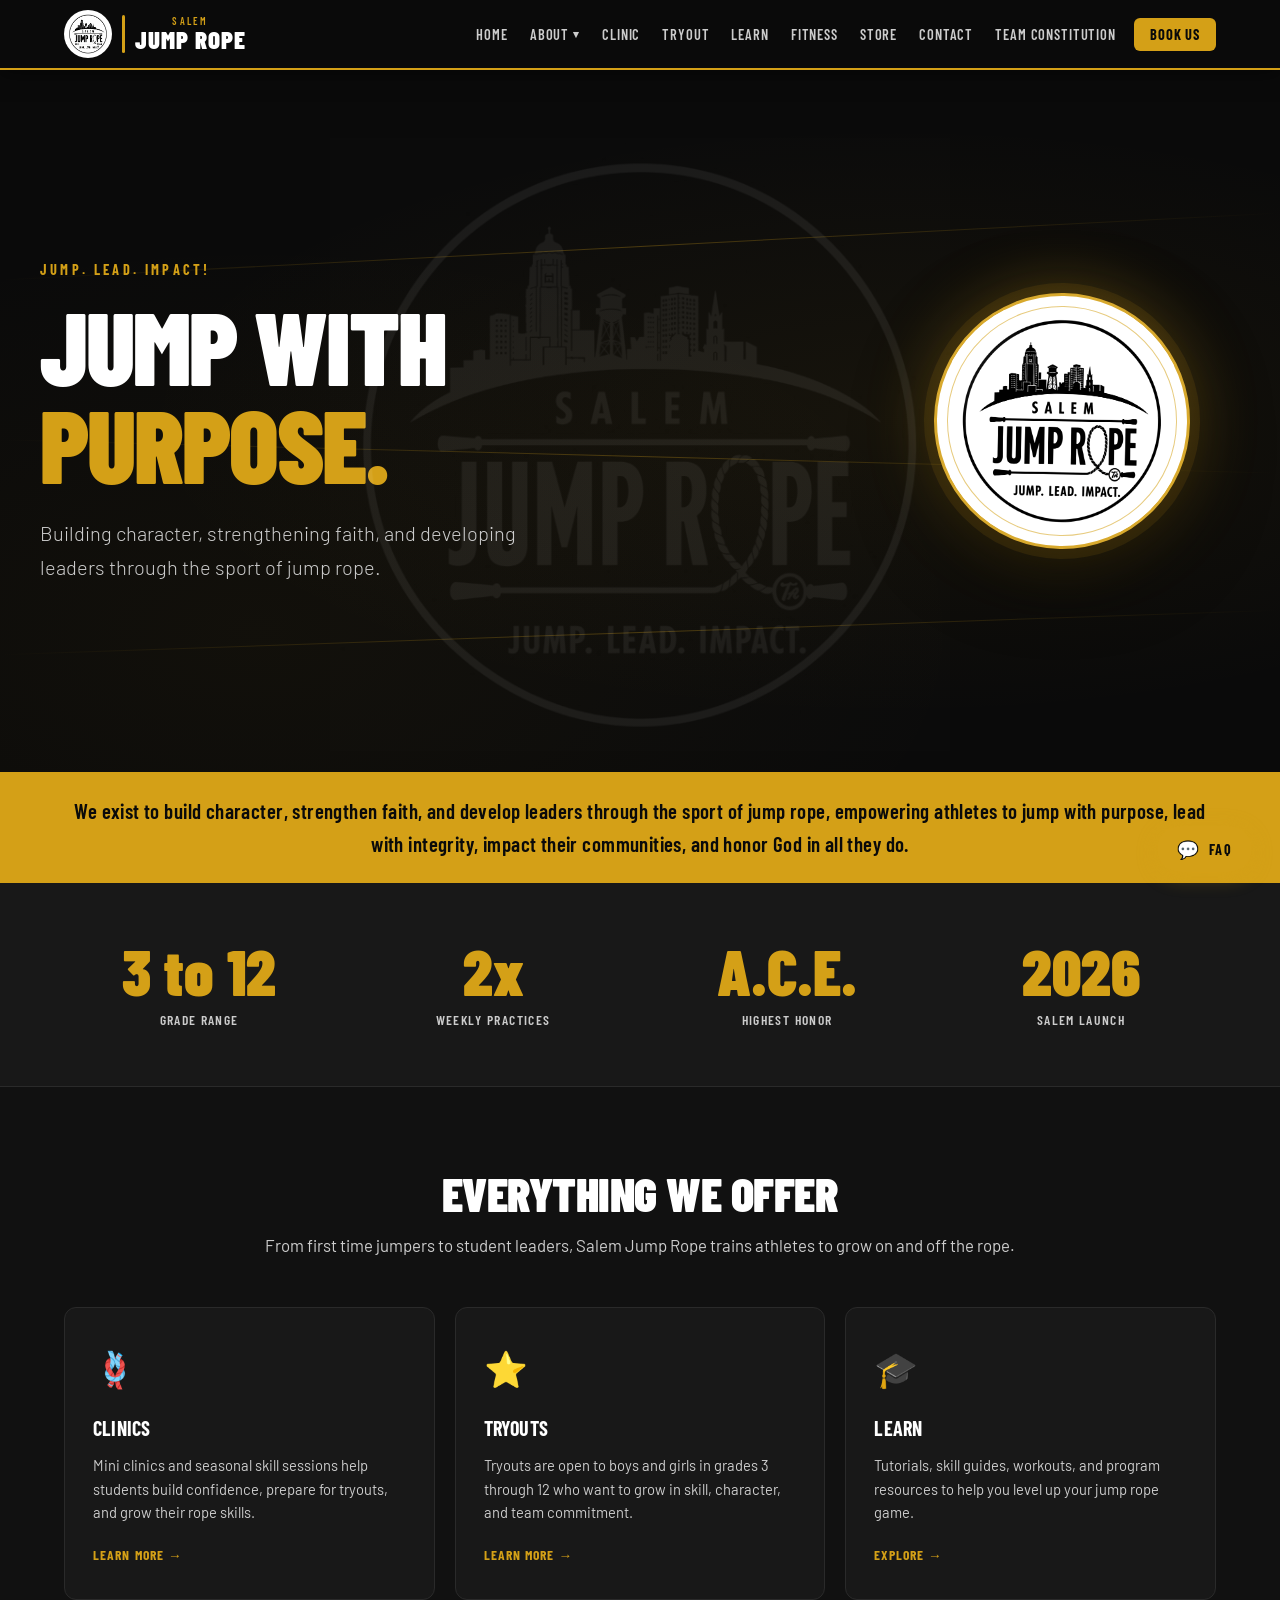
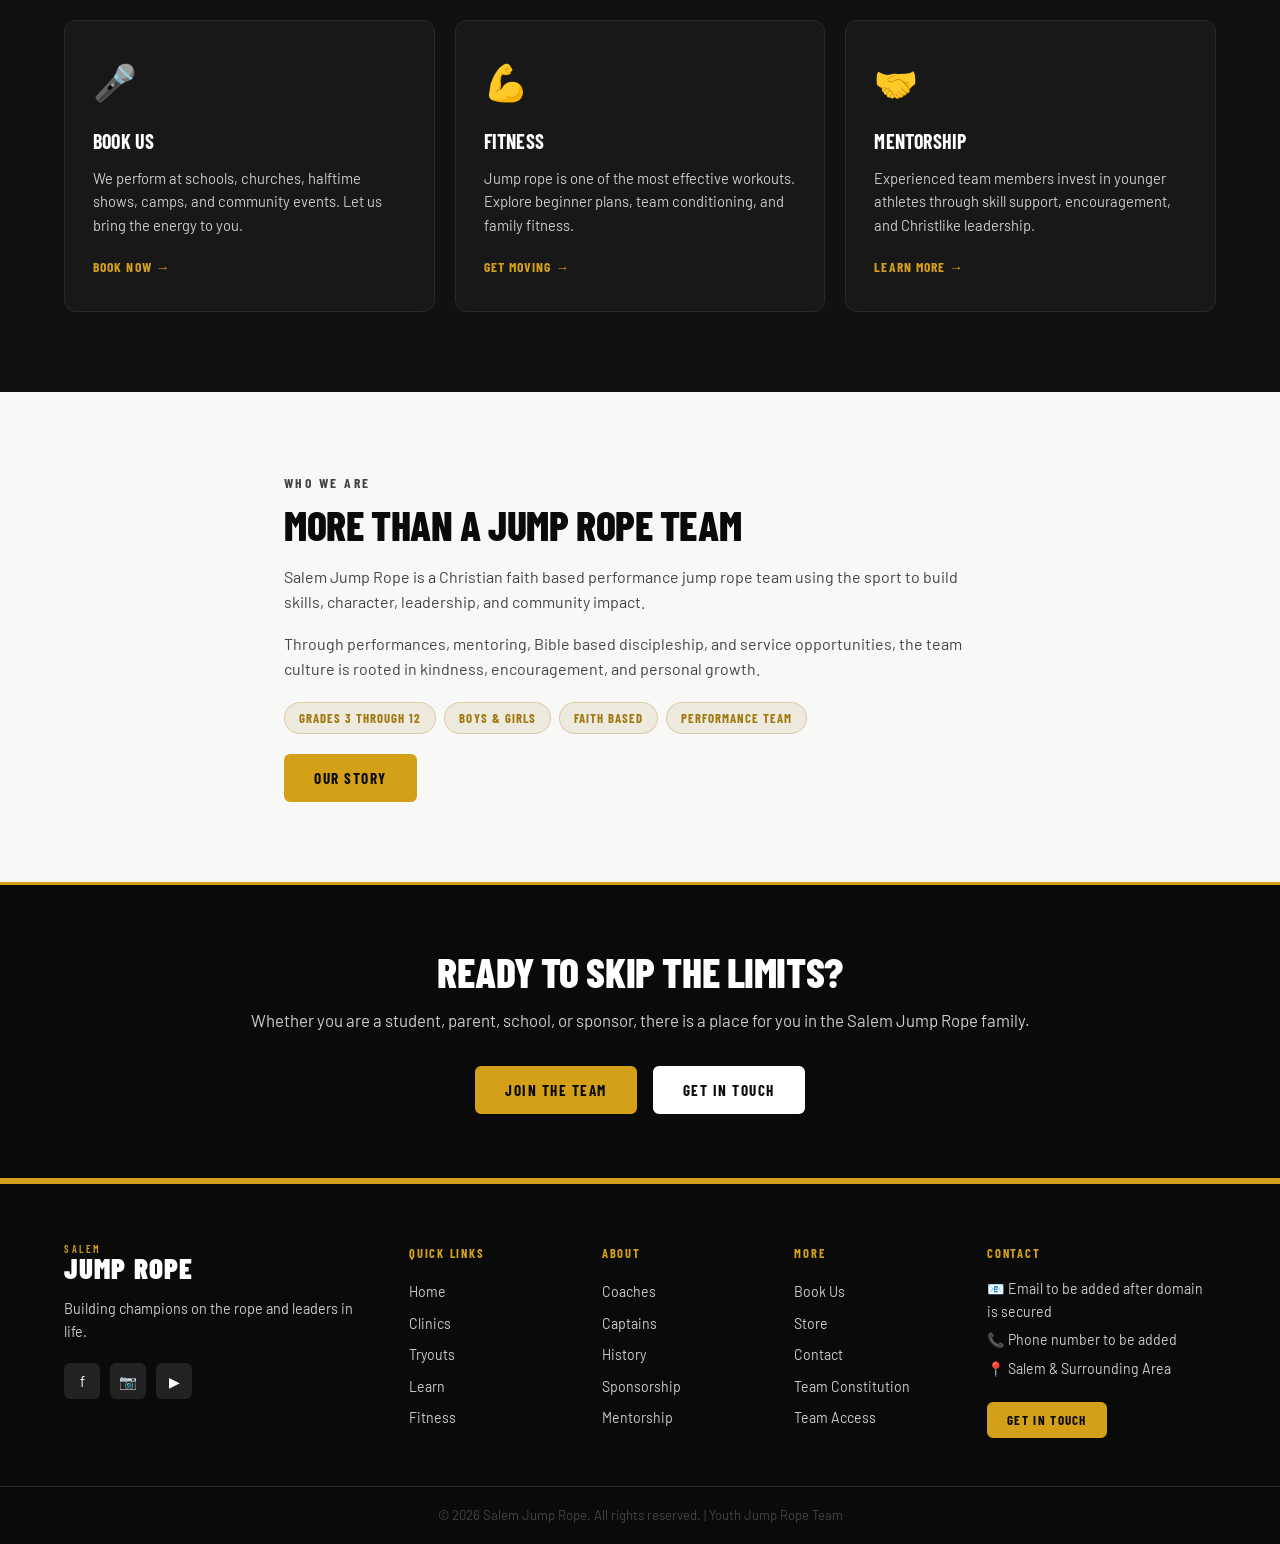
<file: index.html>
<!DOCTYPE html>
<html lang="en">
<head>
  <meta charset="UTF-8" />
  <meta name="viewport" content="width=device-width, initial-scale=1.0" />
  <title>Salem Jump Rope | Youth Jump Rope Team</title>
  <meta name="description" content="Salem Jump Rope is a Christian faith based youth performance jump rope team building character, leadership, faith, fitness, and community impact." />
  <meta name="keywords" content="Salem Jump Rope, youth jump rope team, jump rope clinics, jump rope tryouts, jump rope fitness, jump rope performances, jump rope team Salem" />
  <meta property="og:title" content="Salem Jump Rope | Youth Jump Rope Team" />
  <meta property="og:description" content="Youth jump rope team offering clinics, tryouts, performances, and fitness programs in Salem." />
  <meta property="og:type" content="website" />
  <link rel="stylesheet" href="styles.css" />
  <link rel="preconnect" href="https://fonts.googleapis.com" />
  <link href="https://fonts.googleapis.com/css2?family=Barlow+Condensed:wght@400;600;700;800;900&family=Barlow:wght@300;400;500;600;700&display=swap" rel="stylesheet" />
</head>
<body>

  <!-- ============================================================
       HEADER / NAV
  ============================================================ -->
  <header class="site-header" id="top">
    <nav class="nav-container" role="navigation" aria-label="Main navigation">
      <div class="nav-logo">
        <button class="logo-btn" onclick="showPage('home')" aria-label="Go to homepage">
          <div class="logo-mark">
            <img class="brand-logo-img" src="Salem Jump Rope logo.jpg" alt="Salem Jump Rope logo" />
            <span class="logo-rope-accent" aria-hidden="true"></span>
            <div class="logo-text-block">
              <span class="logo-city">SALEM</span>
              <span class="logo-team">Jump Rope</span>
            </div>
          </div>
        </button>
      </div>

      <button class="nav-toggle" id="navToggle" aria-label="Toggle mobile menu" aria-expanded="false" aria-controls="navMenu">
        <span></span><span></span><span></span>
      </button>

      <ul class="nav-menu" id="navMenu" role="menubar">
        <li role="none"><button class="nav-link" onclick="showPage('home')" role="menuitem">Home</button></li>

        <li class="has-dropdown" role="none">
          <button class="nav-link dropdown-trigger" aria-haspopup="true" aria-expanded="false" role="menuitem">
            About <span class="arrow" aria-hidden="true">▾</span>
          </button>
          <ul class="dropdown-menu" role="menu" aria-label="About submenu">
            <li role="none"><button onclick="showPage('coaches')" role="menuitem">Coaches</button></li>
            <li role="none"><button onclick="showPage('captains')" role="menuitem">Captains</button></li>
            <li role="none"><button onclick="showPage('aces')" role="menuitem">Aces</button></li>
            <li role="none"><button onclick="showPage('history')" role="menuitem">History</button></li>
            <li role="none"><button onclick="showPage('sponsorship')" role="menuitem">Sponsorship</button></li>
            <li role="none"><button onclick="showPage('mentorship')" role="menuitem">Mentorship</button></li>
          </ul>
        </li>

        <li role="none"><button class="nav-link" onclick="showPage('clinic')" role="menuitem">Clinic</button></li>
        <li role="none"><button class="nav-link" onclick="showPage('tryout')" role="menuitem">Tryout</button></li>
        <li role="none"><button class="nav-link" onclick="showPage('learn')" role="menuitem">Learn</button></li>
        <li role="none"><button class="nav-link" onclick="showPage('fitness')" role="menuitem">Fitness</button></li>
        <li role="none"><button class="nav-link" onclick="showPage('store')" role="menuitem">Store</button></li>
        <li role="none"><button class="nav-link" onclick="showPage('contact')" role="menuitem">Contact</button></li>
        <li role="none"><button class="nav-link" onclick="showPage('constitution')" role="menuitem">Team Constitution</button></li>
        <li role="none"><button class="nav-link nav-cta" onclick="showPage('book')" role="menuitem">Book Us</button></li>
      </ul>
    </nav>
  </header>

  <main id="main-content">

    <!-- ======================== HOME ======================== -->
    <section id="page-home" class="page active" aria-label="Home">

      <!-- Hero -->
      <div class="hero">
        <div class="hero-rope-lines" aria-hidden="true">
          <div class="rope-line rl-1"></div>
          <div class="rope-line rl-2"></div>
          <div class="rope-line rl-3"></div>
        </div>
        <div class="hero-content">
          <p class="hero-eyebrow">Jump. Lead. Impact.</p>
          <h1 class="hero-title">JUMP WITH<br><span class="gold">PURPOSE.</span></h1>
          <p class="hero-subtitle">Building character, strengthening faith, and developing leaders through the sport of jump rope.</p>
        </div>
        <div class="hero-badge">
          <div class="hero-logo-badge">
            <img src="Salem Jump Rope logo.jpg" alt="Salem Jump Rope logo" />
          </div>
        </div>
      </div>

      <!-- Mission Strip -->
      <div class="mission-strip">
        <div class="container">
          <p class="mission-text">We exist to build character, strengthen faith, and develop leaders through the sport of jump rope, empowering athletes to <strong>jump with purpose, lead with integrity, impact their communities, and honor God</strong> in all they do.</p>
        </div>
      </div>

      <!-- Stats Bar -->
      <div class="stats-bar">
        <div class="container stats-grid">
          <div class="stat-item">
            <span class="stat-num">3 to 12</span>
            <span class="stat-label">Grade Range</span>
          </div>
          <div class="stat-item">
            <span class="stat-num">2×</span>
            <span class="stat-label">Weekly Practices</span>
          </div>
          <div class="stat-item">
            <span class="stat-num">A.C.E.</span>
            <span class="stat-label">Highest Honor</span>
          </div>
          <div class="stat-item">
            <span class="stat-num">2026</span>
            <span class="stat-label">Salem Launch</span>
          </div>
        </div>
      </div>

      <!-- Feature Cards -->
      <div class="section-dark">
        <div class="container">
          <h2 class="section-title text-center">Everything We Offer</h2>
          <p class="section-sub text-center">From first time jumpers to student leaders, Salem Jump Rope trains athletes to grow on and off the rope.</p>
          <div class="feature-grid">
            <div class="feature-card" onclick="showPage('clinic')" role="button" tabindex="0" onkeypress="if(event.key==='Enter')showPage('clinic')" aria-label="Learn about Clinics">
              <div class="feature-icon" aria-hidden="true">🪢</div>
              <h3>Clinics</h3>
              <p>Mini clinics and seasonal skill sessions help students build confidence, prepare for tryouts, and grow their rope skills.</p>
              <span class="feature-link">Learn More →</span>
            </div>
            <div class="feature-card" onclick="showPage('tryout')" role="button" tabindex="0" onkeypress="if(event.key==='Enter')showPage('tryout')" aria-label="Learn about Tryouts">
              <div class="feature-icon" aria-hidden="true">⭐</div>
              <h3>Tryouts</h3>
              <p>Tryouts are open to boys and girls in grades 3 through 12 who want to grow in skill, character, and team commitment.</p>
              <span class="feature-link">Learn More →</span>
            </div>
            <div class="feature-card" onclick="showPage('learn')" role="button" tabindex="0" onkeypress="if(event.key==='Enter')showPage('learn')" aria-label="Learn Skills">
              <div class="feature-icon" aria-hidden="true">🎓</div>
              <h3>Learn</h3>
              <p>Tutorials, skill guides, workouts, and program resources to help you level up your jump rope game.</p>
              <span class="feature-link">Explore →</span>
            </div>
            <div class="feature-card" onclick="showPage('book')" role="button" tabindex="0" onkeypress="if(event.key==='Enter')showPage('book')" aria-label="Book a Performance">
              <div class="feature-icon" aria-hidden="true">🎤</div>
              <h3>Book Us</h3>
              <p>We perform at schools, churches, halftime shows, camps, and community events. Let us bring the energy to you.</p>
              <span class="feature-link">Book Now →</span>
            </div>
            <div class="feature-card" onclick="showPage('fitness')" role="button" tabindex="0" onkeypress="if(event.key==='Enter')showPage('fitness')" aria-label="Fitness Programs">
              <div class="feature-icon" aria-hidden="true">💪</div>
              <h3>Fitness</h3>
              <p>Jump rope is one of the most effective workouts. Explore beginner plans, team conditioning, and family fitness.</p>
              <span class="feature-link">Get Moving →</span>
            </div>
            <div class="feature-card" onclick="showPage('mentorship')" role="button" tabindex="0" onkeypress="if(event.key==='Enter')showPage('mentorship')" aria-label="Mentorship Program">
              <div class="feature-icon" aria-hidden="true">🤝</div>
              <h3>Mentorship</h3>
              <p>Experienced team members invest in younger athletes through skill support, encouragement, and Christlike leadership.</p>
              <span class="feature-link">Learn More →</span>
            </div>
          </div>
        </div>
      </div>

      <!-- About Teaser -->
      <div class="section-light">
        <div class="container narrow">
          <div class="col-text">
            <p class="eyebrow-label">Who We Are</p>
            <h2>More Than a Jump Rope Team</h2>
            <p>Salem Jump Rope is a Christian faith based performance jump rope team using the sport to build skills, character, leadership, and community impact.</p>
            <p>Through performances, mentoring, Bible based discipleship, and service opportunities, the team culture is rooted in kindness, encouragement, and personal growth.</p>
            <div class="pill-row">
              <span class="pill">Grades 3 through 12</span>
              <span class="pill">Boys & Girls</span>
              <span class="pill">Faith Based</span>
              <span class="pill">Performance Team</span>
            </div>
            <button class="btn btn-gold" onclick="showPage('history')">Our Story</button>
          </div>
        </div>
      </div>

      <!-- CTA Banner -->
      <div class="cta-banner">
        <div class="container text-center">
          <h2>Ready to Skip the Limits?</h2>
          <p>Whether you are a student, parent, school, or sponsor, there is a place for you in the Salem Jump Rope family.</p>
          <div class="cta-buttons">
            <button class="btn btn-gold" onclick="showPage('tryout')">Join the Team</button>
            <button class="btn btn-white" onclick="showPage('contact')">Get in Touch</button>
          </div>
        </div>
      </div>

    </section><!-- /home -->


    <!-- ======================== COACHES ======================== -->
    <section id="page-coaches" class="page" aria-label="Coaches">
      <div class="page-hero-mini">
        <div class="container">
          <p class="eyebrow-label">Salem Jump Rope</p>
          <h1>Our Coaching Staff</h1>
          <p>Led by experienced educators, athletes, and community leaders who believe in the power of jump rope.</p>
        </div>
      </div>
      <div class="section-light">
        <div class="container">
          <div class="coach-grid" id="coachGrid">
            <!-- Populated by JS from data.coaches -->
          </div>
        </div>
      </div>
    </section>

    <!-- ======================== CAPTAINS ======================== -->
    <section id="page-captains" class="page" aria-label="Captains">
      <div class="page-hero-mini">
        <div class="container">
          <p class="eyebrow-label">Team Leadership</p>
          <h1>Meet Our Captains</h1>
          <p>Team captains will be added soon.</p>
        </div>
      </div>
      <div class="section-light">
        <div class="container">
          <div class="coming-soon-block">
            <div class="cs-icon" aria-hidden="true">⭐</div>
            <h2>Team Captains Coming Soon</h2>
            <p>Captain information will be added when the team leadership roster is ready.</p>
          </div>
        </div>
      </div>
    </section>

    <!-- ======================== ACES ======================== -->
    <section id="page-aces" class="page" aria-label="Aces Honor Roll">
      <div class="page-hero-mini">
        <div class="container">
          <p class="eyebrow-label">Achievement Award</p>
          <h1>The Ace Honor Roll</h1>
          <p>A.C.E. stands for: Achieves Hard Skills, Chooses Character, Example to Others. It is Salem Jump Rope's highest honor for athletes.</p>
        </div>
      </div>
      <div class="section-light">
        <div class="container">
          <div class="ace-intro-card">
            <h2>What is an Ace?</h2>
            <p>An ACE is a student-athlete who has mastered Salem Jump Rope skill and character development levels, demonstrated Christlike leadership in practice and mentorship, completed the Humility Project, and been recognized by the coaching staff for dedication, character, and excellence.</p>
          </div>
          <div class="ace-grid" id="aceGrid">
            <!-- Populated by JS -->
          </div>
        </div>
      </div>
    </section>

    <!-- ======================== HISTORY ======================== -->
    <section id="page-history" class="page" aria-label="Team History">
      <div class="page-hero-mini">
        <div class="container">
          <p class="eyebrow-label">Our Foundation</p>
          <h1>The Salem Jump Rope Story</h1>
        </div>
      </div>
      <div class="section-light">
        <div class="container narrow">
          <div class="history-intro">
            <p>Salem Jump Rope grew from years of physical education teaching, school jump rope teams, driveway practice with family, and small community clubs. The program carries forward the belief that jump rope can shape confidence, character, leadership, and faith.</p>
            <p>Coach Tiffany Carroll's journey began in 2008 after graduating from East Carolina University and learning from strong school and jump rope mentors. That foundation eventually led to COA SKIP ITS in 2024 and the launch of Salem Jump Rope in 2026.</p>
            <p>Today, Salem Jump Rope is being built as a performance based team where students learn to work hard, serve others, mentor younger athletes, and leave a lasting impact.</p>
          </div>

          <div class="timeline">
            <div id="timelineContainer">
              <!-- Populated by JS -->
            </div>
          </div>
        </div>
      </div>
    </section>

    <!-- ======================== SPONSORSHIP ======================== -->
    <section id="page-sponsorship" class="page" aria-label="Sponsorship">
      <div class="page-hero-mini">
        <div class="container">
          <p class="eyebrow-label">Partner With Us</p>
          <h1>Sponsorship Opportunities</h1>
          <p>Your support fuels a faith based youth program built around skill, character, leadership, service, and community impact.</p>
        </div>
      </div>
      <div class="section-light">
        <div class="container">

          <div class="two-col">
            <div class="col-text">
              <h2>Why Sponsor Salem Jump Rope?</h2>
              <p>When you sponsor Salem Jump Rope, you're not just advertising your business. You are investing in students who are learning discipline, leadership, service, and excellence through a positive team culture.</p>
              <ul class="check-list">
                <li>Direct visibility with hundreds of families</li>
                <li>Logo placement on team materials and events</li>
                <li>Recognition at clinics and performances</li>
                <li>Social media shoutouts and website features</li>
                <li>Connection to a trusted community organization</li>
                <li>Demonstrating your commitment to local youth</li>
              </ul>
            </div>
            <div class="col-image">
              <div class="image-placeholder" aria-label="Sponsorship benefits visual">
                <div class="img-ph-inner">
                  <span class="img-ph-icon" aria-hidden="true">🏆</span>
                  <p>Partner Benefits</p>
                </div>
              </div>
            </div>
          </div>

          <h2 class="text-center mt-lg">Sponsor Levels</h2>
          <div class="sponsor-levels" id="sponsorLevels">
            <!-- Populated by JS -->
          </div>

          <h2 class="text-center mt-lg">Current Sponsors</h2>
          <p class="text-center">We are proud to be supported by community partners who believe in the next generation.</p>
          <div class="ace-sponsor-spotlight">
            <div class="ace-sponsor-logo-wrap">
              <img src="Images/1018 Detailing Logo.png" alt="1018 Mobile Detailing logo" />
            </div>
            <div>
              <p class="eyebrow-label">ACE Sponsor</p>
              <h2>1018 Mobile Detailing</h2>
              <p>1018 Mobile Detailing is proud to support Salem Jump Rope as an ACE level sponsor. The company brings professional mobile detailing service directly to customers with clean results, reliable communication, and care for every vehicle.</p>
            </div>
          </div>
          <div class="sponsor-logo-grid">
            <article class="sponsor-logo-card sponsor-featured">
              <img src="Images/1018 Detailing Logo.png" alt="1018 Mobile Detailing logo" />
              <h3>1018 Mobile Detailing</h3>
              <p>ACE Sponsor</p>
            </article>
            <div class="sponsor-logo-ph" aria-label="Open sponsor spot">Open Sponsor Spot</div>
            <div class="sponsor-logo-ph" aria-label="Open sponsor spot">Open Sponsor Spot</div>
            <div class="sponsor-logo-ph" aria-label="Open sponsor spot">Open Sponsor Spot</div>
            <div class="sponsor-logo-ph" aria-label="Open sponsor spot">Open Sponsor Spot</div>
          </div>

          <div class="form-section">
            <h2>Become a Sponsor</h2>
            <p class="form-note">Sponsorship payments are not collected on this website at this time. A team representative will follow up to discuss sponsorship packages and payment options.</p>
            <form id="sponsorForm" class="skip-form" novalidate>
              <div class="form-row">
                <div class="form-group">
                  <label for="sp-biz">Business Name <span aria-hidden="true">*</span></label>
                  <input type="text" id="sp-biz" name="businessName" required placeholder="Your Business" />
                </div>
                <div class="form-group">
                  <label for="sp-contact">Contact Name <span aria-hidden="true">*</span></label>
                  <input type="text" id="sp-contact" name="contactName" required placeholder="Full Name" />
                </div>
              </div>
              <div class="form-row">
                <div class="form-group">
                  <label for="sp-email">Email <span aria-hidden="true">*</span></label>
                  <input type="email" id="sp-email" name="email" required placeholder="email@business.com" />
                </div>
                <div class="form-group">
                  <label for="sp-phone">Phone</label>
                  <input type="tel" id="sp-phone" name="phone" placeholder="(555) 555-5555" />
                </div>
              </div>
              <div class="form-group">
                <label for="sp-level">Sponsorship Level Interest <span aria-hidden="true">*</span></label>
                <select id="sp-level" name="level" required>
                  <option value="">Select a Level</option>
                  <option>Ace Sponsor, $550 and up</option>
                  <option>King Sponsor, $400</option>
                  <option>Queen Sponsor, $250</option>
                  <option>Jack Sponsor, $150</option>
                  <option>Friend Sponsor, $50</option>
                  <option>Not Sure Yet</option>
                </select>
              </div>
              <div class="form-group">
                <label for="sp-message">Message</label>
                <textarea id="sp-message" name="message" rows="4" placeholder="Tell us about your business and why you'd like to partner with us..."></textarea>
              </div>
              <button type="submit" class="btn btn-gold">Submit Sponsorship Interest</button>
              <div class="form-success" id="sponsorSuccess" aria-live="polite" role="status"></div>
            </form>
          </div>
        </div>
      </div>
    </section>

    <!-- ======================== MENTORSHIP ======================== -->
    <section id="page-mentorship" class="page" aria-label="Mentorship Program">
      <div class="page-hero-mini">
        <div class="container">
          <p class="eyebrow-label">Team Culture</p>
          <h1>Mentorship Program</h1>
          <p>Because mentorship matters: experienced athletes help younger teammates grow in skill, character, confidence, and belonging.</p>
        </div>
      </div>
      <div class="section-light">
        <div class="container">
          <div class="narrow text-center mb-lg">
            <h2>The Foundation of Our Culture</h2>
            <p>At Salem Jump Rope, some of the most valuable lessons learned through sports happen through relationships. Mentorship is a vital part of the team culture because it helps every athlete feel valued, supported, and known.</p>
          </div>

          <div class="value-cards" id="mentorValues">
            <!-- Populated by JS -->
          </div>

          <div class="two-col mt-lg">
            <div class="col-text">
              <h2>How It Works</h2>
              <p>Experienced team members who have been on the team for at least one year may have the opportunity to become mentors. Coaches evaluate students based on skill readiness, character, responsibility, and leadership before recommending them for this role.</p>
              <p>Mentors are paired with younger teammates and provide one on one skill support, encouragement, and guidance at practices. Beyond jump rope, they model positive character and help create a welcoming team environment.</p>
              <h3 class="mt-md">Who Can Become a Mentor?</h3>
              <ul class="check-list">
                <li>Athletes who have been on the team at least one year</li>
                <li>Recommended completion through Level 3 skills</li>
                <li>Demonstrated character that reflects team values</li>
                <li>Nominated and approved by the coaching staff</li>
                <li>Committed to mentor training, accountability, and high standards of conduct</li>
              </ul>
            </div>
            <div class="col-image">
              <div class="image-placeholder large" aria-label="Mentorship in action photo">
                <div class="img-ph-inner">
                  <span class="img-ph-icon" aria-hidden="true">📸</span>
                  <p>Mentorship in Action</p>
                </div>
              </div>
            </div>
          </div>

          <div class="cta-banner mt-lg">
            <div class="text-center">
              <h2>Questions About Mentorship?</h2>
              <button class="btn btn-gold" onclick="showPage('contact')">Contact Our Team</button>
            </div>
          </div>

          <div class="culture-stage-grid mt-lg">
            <div class="culture-stage">
              <h3>Grades 3-5 | Learn &amp; Grow</h3>
              <p>Foundation years focus on skill development, coachability, teamwork, work ethic, confidence, and learning the value of being a mentee.</p>
            </div>
            <div class="culture-stage">
              <h3>Grades 6-8 | Mentor &amp; Lead</h3>
              <p>As athletes mature, they are equipped to invest in younger teammates, model Christlike leadership, and develop communication and servant leadership skills.</p>
            </div>
            <div class="culture-stage">
              <h3>Grades 9-12 | Lead &amp; Leave an Impact</h3>
              <p>High school athletes are challenged to become independent leaders, pursue the ACE Award, help lead practices and clinics, contribute to choreography, and strengthen the program for the next generation.</p>
            </div>
          </div>
        </div>
      </div>
    </section>

    <!-- ======================== CLINIC ======================== -->
    <section id="page-clinic" class="page" aria-label="Clinics">
      <div class="page-hero-mini">
        <div class="container">
          <p class="eyebrow-label">Skill Development</p>
          <h1>Jump Rope Clinics</h1>
          <p>Clinics help students grow skills, prepare for tryouts, and decide where jump rope could take them next.</p>
        </div>
      </div>
      <div class="section-light">
        <div class="container">

          <div class="clinic-cards">
            <div class="clinic-card spring">
              <div class="clinic-badge">Spring</div>
              <h2>Spring Clinic</h2>
              <p class="clinic-date">📅 Dates to be announced by the coaching staff</p>
              <p class="clinic-time">⏰ Time and location to be announced</p>
              <p>Seasonal skill-building clinic focused on fundamentals, confidence, teamwork, and performance preparation.</p>
              <button class="btn btn-gold" onclick="document.getElementById('clinicForm').scrollIntoView({behavior:'smooth'})">Register Interest</button>
            </div>
            <div class="clinic-card fall">
              <div class="clinic-badge">Fall</div>
              <h2>Mini Fall Clinic 2026</h2>
              <p class="clinic-date">📅 Monday, August 31 &amp; Tuesday, September 1</p>
              <p class="clinic-time">⏰ 3:30 PM to 4:45 PM | 📍 River Oaks Community Church</p>
              <p>Cost: $5. Open to any student in 3rd through 12th grade who is interested in trying out for the team or simply getting better at jump rope.</p>
              <button class="btn btn-gold" onclick="document.getElementById('clinicForm').scrollIntoView({behavior:'smooth'})">Register Interest</button>
            </div>
          </div>

          <div class="info-block-grid mt-lg">
            <div class="info-block">
              <h3>What You'll Learn</h3>
              <ul>
                <li>Basic and advanced jump rope skills</li>
                <li>Speed, agility, and footwork</li>
                <li>Partner and group routines</li>
                <li>Double Dutch techniques</li>
                <li>Performance and presentation skills</li>
                <li>Team communication and listening</li>
              </ul>
            </div>
            <div class="info-block">
              <h3>Who Can Attend</h3>
              <ul>
                <li>Boys and girls in grades 3 through 12</li>
                <li>All experience levels welcome</li>
                <li>No prior jump rope experience required</li>
                <li>Great for tryout preparation or skill growth</li>
                <li>Families are encouraged to observe</li>
              </ul>
            </div>
            <div class="info-block">
              <h3>What to Bring</h3>
              <ul>
                <li>Athletic shoes (non-marking soles)</li>
                <li>Athletic clothing you can move in</li>
                <li>Water bottle (labeled)</li>
                <li>Jump rope if you have one (provided if not)</li>
                <li>Positive attitude and energy</li>
                <li>Signed parent consent form</li>
              </ul>
            </div>
          </div>

          <div class="form-section" id="clinicForm">
            <h2>Clinic Interest Form</h2>
            <p class="form-note">Complete this form to express interest in an upcoming clinic. A team representative will follow up with registration details and any fees.</p>
            <form id="clinicInterestForm" class="skip-form" novalidate>
              <div class="form-row">
                <div class="form-group">
                  <label for="cl-parent">Parent / Guardian Name <span aria-hidden="true">*</span></label>
                  <input type="text" id="cl-parent" name="parentName" required placeholder="Full Name" />
                </div>
                <div class="form-group">
                  <label for="cl-student">Student Name <span aria-hidden="true">*</span></label>
                  <input type="text" id="cl-student" name="studentName" required placeholder="Full Name" />
                </div>
              </div>
              <div class="form-row">
                <div class="form-group">
                  <label for="cl-age">Student Age <span aria-hidden="true">*</span></label>
                  <input type="number" id="cl-age" name="studentAge" required min="4" max="18" placeholder="Age" />
                </div>
                <div class="form-group">
                  <label for="cl-exp">Experience Level</label>
                  <select id="cl-exp" name="experience">
                    <option value="">Select Level</option>
                    <option>Beginner, no experience</option>
                    <option>Beginner, some basic skills</option>
                    <option>Intermediate, comfortable with basics</option>
                    <option>Advanced, team experience</option>
                  </select>
                </div>
              </div>
              <div class="form-group">
                <label for="cl-season">Preferred Clinic Season <span aria-hidden="true">*</span></label>
                <select id="cl-season" name="season" required>
                  <option value="">Select Season</option>
                  <option>Spring Clinic</option>
                  <option>Fall Clinic</option>
                  <option>Either</option>
                </select>
              </div>
              <div class="form-row">
                <div class="form-group">
                  <label for="cl-email">Email <span aria-hidden="true">*</span></label>
                  <input type="email" id="cl-email" name="email" required placeholder="email@example.com" />
                </div>
                <div class="form-group">
                  <label for="cl-phone">Phone</label>
                  <input type="tel" id="cl-phone" name="phone" placeholder="(555) 555-5555" />
                </div>
              </div>
              <div class="form-group">
                <label for="cl-notes">Questions or Notes</label>
                <textarea id="cl-notes" name="notes" rows="3" placeholder="Any questions or anything we should know?"></textarea>
              </div>
              <button type="submit" class="btn btn-gold">Submit Interest</button>
              <div class="form-success" id="clinicSuccess" aria-live="polite" role="status"></div>
            </form>
          </div>
        </div>
      </div>
    </section>

    <!-- ======================== TRYOUT ======================== -->
    <section id="page-tryout" class="page" aria-label="Tryouts">
      <div class="page-hero-mini">
        <div class="container">
          <p class="eyebrow-label">Join the Team</p>
          <h1>Salem Jump Rope Tryouts</h1>
          <p>We are looking for coachable students ready to grow in skill, character, teamwork, and commitment.</p>
        </div>
      </div>
      <div class="section-light">
        <div class="container">

          <div class="two-col">
            <div class="col-text">
              <h2>Tryout Overview</h2>
              <p>Salem Jump Rope holds tryouts for students in grades 3 through 12. Our team is open to boys and girls who demonstrate not just physical ability, but the character, coachability, and commitment that our program requires.</p>
              <p>We do not just evaluate what you can do on the rope. We also look at how you listen, respond to coaching, and work with others. Every athlete who tries out will receive feedback.</p>
              <p class="clinic-date">📅 Thursday, September 10, 2026</p>
              <p class="clinic-time">⏰ 3:30 PM to 4:45 PM | 📍 College Park Baptist Church</p>
            </div>
            <div class="col-image">
              <div class="image-placeholder" aria-label="Tryout action photo">
                <div class="img-ph-inner">
                  <span class="img-ph-icon" aria-hidden="true">📸</span>
                  <p>Tryout Action</p>
                </div>
              </div>
            </div>
          </div>

          <div class="info-block-grid mt-lg">
            <div class="info-block">
              <h3>Who Should Try Out</h3>
              <ul>
                <li>Boys and girls in grades 3 through 12</li>
                <li>Students with a desire to grow and compete</li>
                <li>Athletes willing to commit to the full season</li>
                <li>Students who can follow coaching direction</li>
                <li>Those who attended a Salem Jump Rope clinic (preferred)</li>
              </ul>
            </div>
            <div class="info-block">
              <h3>What We're Looking For</h3>
              <ul>
                <li>Coachability and attitude</li>
                <li>Physical readiness and effort</li>
                <li>Jump rope skill foundation</li>
                <li>Teamwork and listening ability</li>
                <li>Commitment and reliability</li>
                <li>Character on and off the floor</li>
              </ul>
            </div>
          </div>

          <h2 class="text-center mt-lg">Skills to Master Before Tryouts</h2>
          <p class="text-center mb-md">You do not need to be perfect, but you should be familiar with these fundamentals.</p>
          <div class="skills-checklist" id="tryoutSkills">
            <!-- Populated by JS -->
          </div>

          <div class="payment-placeholder">
            <div class="payment-icon" aria-hidden="true">💳</div>
            <h3>Payment Collection To Be Added</h3>
            <p>Tryout registration fees and seasonal team fees will be collected through <strong>Square</strong> or another approved payment provider. Payment processing is not active on this website at this time. A team representative will provide payment details directly after the tryout process.</p>
          </div>

          <div class="form-section">
            <h2>Tryout Interest Form</h2>
            <p class="form-note">Submit this form to express your interest in trying out. A coach will follow up with specific tryout details and next steps.</p>
            <form id="tryoutForm" class="skip-form" novalidate>
              <div class="form-row">
                <div class="form-group">
                  <label for="tr-parent">Parent / Guardian Name <span aria-hidden="true">*</span></label>
                  <input type="text" id="tr-parent" name="parentName" required placeholder="Full Name" />
                </div>
                <div class="form-group">
                  <label for="tr-student">Student Name <span aria-hidden="true">*</span></label>
                  <input type="text" id="tr-student" name="studentName" required placeholder="Full Name" />
                </div>
              </div>
              <div class="form-row">
                <div class="form-group">
                  <label for="tr-age">Student Age <span aria-hidden="true">*</span></label>
                  <input type="number" id="tr-age" name="age" required min="4" max="18" placeholder="Age" />
                </div>
                <div class="form-group">
                  <label for="tr-grade">School Grade <span aria-hidden="true">*</span></label>
                  <select id="tr-grade" name="grade" required>
                    <option value="">Select Grade</option>
                    <option>Pre-K / Kindergarten</option>
                    <option>1st Grade</option>
                    <option>2nd Grade</option>
                    <option>3rd Grade</option>
                    <option>4th Grade</option>
                    <option>5th Grade</option>
                    <option>6th Grade</option>
                    <option>7th Grade</option>
                    <option>8th Grade</option>
                    <option>9th Grade</option>
                    <option>10th Grade</option>
                    <option>11th Grade</option>
                    <option>12th Grade</option>
                  </select>
                </div>
              </div>
              <div class="form-group">
                <label for="tr-exp">Jump Rope Experience</label>
                <select id="tr-exp" name="experience">
                  <option value="">Select Level</option>
                  <option>None, just starting out</option>
                  <option>Beginner, knows basic bounce and a few tricks</option>
                  <option>Intermediate, comfortable with multiple skills</option>
                  <option>Advanced, competed or been on a team before</option>
                </select>
              </div>
              <div class="form-group">
                <label for="tr-why">Why do you want to join Salem Jump Rope? <span aria-hidden="true">*</span></label>
                <textarea id="tr-why" name="why" rows="3" required placeholder="Tell us what motivates you to join our team..."></textarea>
              </div>
              <div class="form-row">
                <div class="form-group">
                  <label for="tr-email">Parent Email <span aria-hidden="true">*</span></label>
                  <input type="email" id="tr-email" name="email" required placeholder="email@example.com" />
                </div>
                <div class="form-group">
                  <label for="tr-phone">Parent Phone <span aria-hidden="true">*</span></label>
                  <input type="tel" id="tr-phone" name="phone" required placeholder="(555) 555-5555" />
                </div>
              </div>
              <div class="form-group">
                <label for="tr-emergency">Emergency Contact Name &amp; Phone <span aria-hidden="true">*</span></label>
                <input type="text" id="tr-emergency" name="emergency" required placeholder="Name and phone number" />
              </div>
              <div class="form-group checkbox-group">
                <label class="checkbox-label">
                  <input type="checkbox" id="tr-consent" name="consent" required />
                  <span>I am the parent or legal guardian of this student and give my consent for them to participate in the Salem Jump Rope tryout process. I understand that submitting this form does not guarantee a spot on the team. <span aria-hidden="true">*</span></span>
                </label>
              </div>
              <button type="submit" class="btn btn-gold">Submit Tryout Interest</button>
              <div class="form-success" id="tryoutSuccess" aria-live="polite" role="status"></div>
            </form>
          </div>
        </div>
      </div>
    </section>

    <!-- ======================== LEARN ======================== -->
    <section id="page-learn" class="page" aria-label="Learn">
      <div class="page-hero-mini">
        <div class="container">
          <p class="eyebrow-label">Skill Development</p>
          <h1>Learn Jump Rope</h1>
          <p>Tutorials, workouts, and program resources for every level.</p>
        </div>
      </div>
      <div class="section-light">
        <div class="container">
          <!-- Sub-tabs -->
          <div class="sub-tabs" role="tablist" aria-label="Learn sections">
            <button class="sub-tab active" onclick="showLearnTab('tutorials')" id="tab-tutorials" role="tab" aria-selected="true" aria-controls="learn-tutorials">Skills &amp; Tutorials</button>
            <button class="sub-tab" onclick="showLearnTab('workouts')" id="tab-workouts" role="tab" aria-selected="false" aria-controls="learn-workouts">Workouts</button>
            <button class="sub-tab" onclick="showLearnTab('programs')" id="tab-programs" role="tab" aria-selected="false" aria-controls="learn-programs">Program Lists</button>
          </div>

          <!-- Tutorials -->
          <div id="learn-tutorials" class="learn-panel active" role="tabpanel" aria-labelledby="tab-tutorials">
            <p class="text-center mb-md">Video tutorials will be added as the team builds the lesson library. Explore the skill list below.</p>
            <div class="tutorial-grid" id="tutorialGrid">
              <!-- Populated by JS -->
            </div>
          </div>

          <!-- Workouts -->
          <div id="learn-workouts" class="learn-panel" role="tabpanel" aria-labelledby="tab-workouts">
            <p class="text-center mb-md">Structured workouts for every skill level. Print them out or save them to your phone.</p>
            <div class="workout-grid" id="workoutGrid">
              <!-- Populated by JS -->
            </div>
          </div>

          <!-- Programs -->
          <div id="learn-programs" class="learn-panel" role="tabpanel" aria-labelledby="tab-programs">
            <p class="text-center mb-md">Downloadable program resources will be added later. Check back for PDFs and printable guides.</p>
            <div class="program-grid" id="programGrid">
              <!-- Populated by JS -->
            </div>
          </div>
        </div>
      </div>
    </section>

    <!-- ======================== FITNESS ======================== -->
    <section id="page-fitness" class="page" aria-label="Fitness">
      <div class="page-hero-mini">
        <div class="container">
          <p class="eyebrow-label">Jump Rope for Life</p>
          <h1>Fitness &amp; Conditioning</h1>
          <p>Jump rope is one of the most effective, accessible, and fun fitness tools available to everyone.</p>
        </div>
      </div>
      <div class="section-light">
        <div class="container">

          <h2 class="text-center">Why Jump Rope?</h2>
          <div class="benefit-grid">
            <div class="benefit-card">
              <div class="benefit-icon" aria-hidden="true">❤️</div>
              <h3>Cardiovascular Health</h3>
              <p>Jumping rope elevates heart rate quickly, improving cardiovascular endurance with less joint impact than running.</p>
            </div>
            <div class="benefit-card">
              <div class="benefit-icon" aria-hidden="true">⚡</div>
              <h3>Agility &amp; Coordination</h3>
              <p>Regular rope jumping builds foot speed, rhythm, balance, and full body coordination at every age.</p>
            </div>
            <div class="benefit-card">
              <div class="benefit-icon" aria-hidden="true">🔥</div>
              <h3>Calorie Burn</h3>
              <p>Jump rope can burn up to 10 to 16 calories per minute, which is more than many common cardio exercises.</p>
            </div>
            <div class="benefit-card">
              <div class="benefit-icon" aria-hidden="true">🧠</div>
              <h3>Mental Focus</h3>
              <p>The rhythm and timing of jump rope train concentration and mental discipline that carries into school and life.</p>
            </div>
            <div class="benefit-card">
              <div class="benefit-icon" aria-hidden="true">💰</div>
              <h3>Affordable</h3>
              <p>All you need is a rope. No gym membership, no equipment, no commute. Jump anywhere, anytime.</p>
            </div>
            <div class="benefit-card">
              <div class="benefit-icon" aria-hidden="true">👨‍👩‍👧</div>
              <h3>Family Friendly</h3>
              <p>Jump rope is one of the few activities the whole family can do together, from toddlers to grandparents.</p>
            </div>
          </div>

          <h2 class="text-center mt-lg">Sample Fitness Plans</h2>
          <div class="fitness-card-grid" id="fitnessCards">
            <!-- Populated by JS -->
          </div>

          <h2 class="text-center mt-lg">Fitness Programs We Offer</h2>
          <div class="program-types">
            <div class="program-type-card">
              <h3>School &amp; Group Fitness</h3>
              <p>We bring jump rope fitness programs to schools, after school programs, and youth groups. Contact us to schedule a session.</p>
              <button class="btn btn-outline-dark" onclick="showPage('book')">Book a Fitness Session</button>
            </div>
            <div class="program-type-card">
              <h3>Family Fitness</h3>
              <p>Jump rope is a family sport. Our family fitness resources help parents and kids build a healthy routine together.</p>
              <button class="btn btn-outline-dark" onclick="showPage('contact')">Get Resources</button>
            </div>
            <div class="program-type-card">
              <h3>Team Conditioning</h3>
              <p>Our team conditioning programs are designed to build endurance, strength, and athletic performance for competitive jumpers.</p>
              <button class="btn btn-outline-dark" onclick="showPage('learn')">View Workouts</button>
            </div>
          </div>

          <div class="cta-banner mt-lg">
            <div class="text-center">
              <h2>Ready to Jump?</h2>
              <p>Whether you are a school, parent, or athlete, we have a fitness resource for you.</p>
              <button class="btn btn-gold" onclick="showPage('contact')">Contact Us About Fitness</button>
            </div>
          </div>
        </div>
      </div>
    </section>

    <!-- ======================== STORE ======================== -->
    <section id="page-store" class="page" aria-label="Store">
      <div class="page-hero-mini">
        <div class="container">
          <p class="eyebrow-label">Salem Jump Rope Gear</p>
          <h1>Team Store</h1>
          <p>Represent the team. Gear will be added later.</p>
        </div>
      </div>
      <div class="section-light">
        <div class="container">
          <div class="store-merch-feature">
            <div class="store-merch-copy">
              <p class="eyebrow-label">New Team Look</p>
              <h2>Black and Gold Gear Built for Movement</h2>
              <p>The Salem Jump Rope shirt brings the team mark into practice, clinics, performances, and everyday community events.</p>
              <button class="btn btn-gold" onclick="document.getElementById('productGrid').scrollIntoView({behavior:'smooth'})">View Gear</button>
            </div>
            <div class="store-merch-media">
              <img src="Images/generated/jump-rope-shirt-athlete.png" alt="Athlete wearing Salem Jump Rope shirt while jumping rope" />
            </div>
          </div>

          <div class="store-notice">
            <div class="store-notice-icon" aria-hidden="true">🛒</div>
            <h2>Online Store To Be Added</h2>
            <p>Online ordering and payments will be handled through <strong>Square</strong> or another approved payment provider. Sign up below to be notified when the store goes live.</p>
            <form id="storeNotifyForm" class="store-notify-form" novalidate>
              <label for="sn-email" class="sr-only">Email address</label>
              <input type="email" id="sn-email" placeholder="Enter your email for store updates" required />
              <button type="submit" class="btn btn-gold">Notify Me</button>
              <div class="form-success" id="storeSuccess" aria-live="polite" role="status"></div>
            </form>
          </div>

          <div class="product-grid" id="productGrid">
            <!-- Populated by JS -->
          </div>
        </div>
      </div>
    </section>

    <!-- ======================== CONTACT ======================== -->
    <section id="page-contact" class="page" aria-label="Contact">
      <div class="page-hero-mini">
        <div class="container">
          <p class="eyebrow-label">Get in Touch</p>
          <h1>Contact Salem Jump Rope</h1>
          <p>We would love to hear from you. Parents, athletes, schools, and future partners can reach out here.</p>
        </div>
      </div>
      <div class="section-light">
        <div class="container">
          <div class="contact-layout">
            <div class="contact-info">
              <h2>Reach Us</h2>
              <div class="contact-item">
                <span class="contact-icon" aria-hidden="true">📧</span>
                <div>
                  <strong>Email</strong>
                  <p>Email to be added after domain is secured</p>
                </div>
              </div>
              <div class="contact-item">
                <span class="contact-icon" aria-hidden="true">📞</span>
                <div>
                  <strong>Phone</strong>
                  <p>Phone number to be added</p>
                </div>
              </div>
              <div class="contact-item">
                <span class="contact-icon" aria-hidden="true">📍</span>
                <div>
                  <strong>Service Area</strong>
                  <p>Salem and surrounding communities</p>
                </div>
              </div>
              <div class="contact-item">
                <span class="contact-icon" aria-hidden="true">🕐</span>
                <div>
                  <strong>Response Time</strong>
                  <p>We typically respond within 48 hours</p>
                </div>
              </div>
              <h3 class="mt-md">Follow Us</h3>
              <div class="social-links">
                <a href="https://www.facebook.com/profile.php?id=61591503404603" class="social-link" aria-label="Facebook link" target="_blank" rel="noopener">
                  <span aria-hidden="true">f</span> Facebook
                </a>
                <a href="#" class="social-link" aria-label="Instagram link">
                  <span aria-hidden="true">📷</span> Instagram
                </a>
                <a href="#" class="social-link" aria-label="YouTube link">
                  <span aria-hidden="true">▶</span> YouTube
                </a>
              </div>
            </div>

            <div class="contact-form-wrap">
              <h2>Send a Message</h2>
              <form id="contactForm" class="skip-form" novalidate>
                <div class="form-group">
                  <label for="ct-name">Name <span aria-hidden="true">*</span></label>
                  <input type="text" id="ct-name" name="name" required placeholder="Your Full Name" />
                </div>
                <div class="form-row">
                  <div class="form-group">
                    <label for="ct-email">Email <span aria-hidden="true">*</span></label>
                    <input type="email" id="ct-email" name="email" required placeholder="email@example.com" />
                  </div>
                  <div class="form-group">
                    <label for="ct-phone">Phone</label>
                    <input type="tel" id="ct-phone" name="phone" placeholder="(555) 555-5555" />
                  </div>
                </div>
                <div class="form-group">
                  <label for="ct-reason">Reason for Contacting <span aria-hidden="true">*</span></label>
                  <select id="ct-reason" name="reason" required>
                    <option value="">Select a Reason</option>
                    <option>Clinic Information</option>
                    <option>Tryout Information</option>
                    <option>Book a Performance</option>
                    <option>Sponsorship</option>
                    <option>General Question</option>
                    <option>Media / Press</option>
                    <option>Other</option>
                  </select>
                </div>
                <div class="form-group">
                  <label for="ct-message">Message <span aria-hidden="true">*</span></label>
                  <textarea id="ct-message" name="message" rows="5" required placeholder="How can we help you?"></textarea>
                </div>
                <button type="submit" class="btn btn-gold">Send Message</button>
                <div class="form-success" id="contactSuccess" aria-live="polite" role="status"></div>
              </form>
            </div>
          </div>

          <!-- FAQ -->
          <div class="faq-section mt-lg">
            <h2 class="text-center">Frequently Asked Questions</h2>
            <div class="faq-list" id="faqList">
              <!-- Populated by JS -->
            </div>
          </div>
        </div>
      </div>
    </section>

    <!-- ======================== BOOK ======================== -->
    <section id="page-book" class="page" aria-label="Book Us">
      <div class="page-hero-mini">
        <div class="container">
          <p class="eyebrow-label">Performances &amp; Demos</p>
          <h1>Book Salem Jump Rope</h1>
          <p>Bring the energy, athleticism, and excitement of Salem Jump Rope to your next event.</p>
        </div>
      </div>
      <div class="section-light">
        <div class="container">

          <div class="two-col">
            <div class="col-text">
              <h2>What We Bring</h2>
              <ul class="check-list">
                <li>High energy jump rope performances</li>
                <li>Skill demonstrations for all ages</li>
                <li>Interactive audience participation segments</li>
                <li>Educational fitness presentations</li>
                <li>Motivational team messages</li>
                <li>Professional athletes who represent Salem with pride</li>
              </ul>
              <h3 class="mt-md">Booking Process</h3>
              <ol class="steps-list">
                <li>Submit the performance request form below</li>
                <li>A team representative will contact you within 5 business days</li>
                <li>We'll confirm availability, event details, and logistics</li>
                <li>A booking agreement will be provided</li>
                <li>Show up and let us bring the energy</li>
              </ol>
              <p class="mt-sm"><em>📅 Availability varies by season. Submit early for best availability.</em></p>
            </div>
            <div class="col-image">
              <div class="image-placeholder large" aria-label="Performance photo">
                <div class="img-ph-inner">
                  <span class="img-ph-icon" aria-hidden="true">📸</span>
                  <p>Performance Photo</p>
                </div>
              </div>
            </div>
          </div>

          <h2 class="text-center mt-lg">Events We Perform At</h2>
          <div class="event-type-grid" id="eventTypes">
            <!-- Populated by JS -->
          </div>

          <div class="form-section">
            <h2>Performance Request Form</h2>
            <p class="form-note">Fill out this form to begin the booking process. Submitting this form does not confirm your booking. A team representative will follow up to confirm details.</p>
            <form id="bookForm" class="skip-form" novalidate>
              <div class="form-row">
                <div class="form-group">
                  <label for="bk-org">Organization Name <span aria-hidden="true">*</span></label>
                  <input type="text" id="bk-org" name="org" required placeholder="School, Church, Organization" />
                </div>
                <div class="form-group">
                  <label for="bk-contact">Contact Name <span aria-hidden="true">*</span></label>
                  <input type="text" id="bk-contact" name="contact" required placeholder="Full Name" />
                </div>
              </div>
              <div class="form-row">
                <div class="form-group">
                  <label for="bk-email">Email <span aria-hidden="true">*</span></label>
                  <input type="email" id="bk-email" name="email" required placeholder="email@example.com" />
                </div>
                <div class="form-group">
                  <label for="bk-phone">Phone <span aria-hidden="true">*</span></label>
                  <input type="tel" id="bk-phone" name="phone" required placeholder="(555) 555-5555" />
                </div>
              </div>
              <div class="form-row">
                <div class="form-group">
                  <label for="bk-date">Event Date <span aria-hidden="true">*</span></label>
                  <input type="date" id="bk-date" name="date" required />
                </div>
                <div class="form-group">
                  <label for="bk-audience">Estimated Audience Size</label>
                  <select id="bk-audience" name="audience">
                    <option value="">Select Range</option>
                    <option>Under 50</option>
                  <option>50 to 100</option>
                  <option>100 to 300</option>
                  <option>300 to 500</option>
                    <option>500+</option>
                  </select>
                </div>
              </div>
              <div class="form-group">
                <label for="bk-location">Event Location / Address <span aria-hidden="true">*</span></label>
                <input type="text" id="bk-location" name="location" required placeholder="Venue name and address" />
              </div>
              <div class="form-group">
                <label for="bk-type">Type of Event <span aria-hidden="true">*</span></label>
                <select id="bk-type" name="eventType" required>
                  <option value="">Select Event Type</option>
                  <option>School Performance</option>
                  <option>Church Event</option>
                  <option>Community Event</option>
                  <option>Halftime Show</option>
                  <option>Camp or After School Program</option>
                  <option>Fitness Demonstration</option>
                  <option>Private Event</option>
                  <option>Other</option>
                </select>
              </div>
              <div class="form-group">
                <label for="bk-message">Additional Details</label>
                <textarea id="bk-message" name="message" rows="4" placeholder="Tell us more about your event, expected duration, special requests, etc."></textarea>
              </div>
              <button type="submit" class="btn btn-gold">Submit Booking Request</button>
              <div class="form-success" id="bookSuccess" aria-live="polite" role="status"></div>
            </form>
          </div>
        </div>
      </div>
    </section>

    <!-- ======================== TEAM CONSTITUTION ======================== -->
    <section id="page-constitution" class="page" aria-label="Team Constitution">
      <div class="page-hero-mini">
        <div class="container">
          <p class="eyebrow-label">Team Standards</p>
          <h1>Team Constitution</h1>
          <p>This page is reserved for the official Salem Jump Rope constitution, bylaws, statements, and codes of conduct.</p>
        </div>
      </div>
      <div class="section-light">
        <div class="container narrow">
          <div class="coming-soon-block">
            <div class="cs-icon" aria-hidden="true">📄</div>
            <h2>Official Document To Be Added</h2>
            <p>David can provide the final Team Constitution PDF when it is ready. Once supplied, this page can include a readable embedded PDF, a download button, and highlighted sections for families to review before tryouts.</p>
            <ul class="portal-list">
              <li>Team constitution and bylaws</li>
              <li>Statement affirming who Salem Jump Rope is</li>
              <li>Parent and athlete codes of conduct</li>
              <li>Tryout and season expectations</li>
            </ul>
          </div>
        </div>
      </div>
    </section>

    <!-- ======================== WEBSITE UPDATES ======================== -->
    <section id="page-updates" class="page" aria-label="Website Updates">
      <div class="page-hero-mini">
        <div class="container">
          <p class="eyebrow-label">Owner Site Updates</p>
          <h1>Website Updates</h1>
          <p>The main update workflow is now the website admin screen. This page remains as a fallback for changes that need help.</p>
        </div>
      </div>
      <div class="section-light">
        <div class="container">
          <div class="two-col">
            <div class="col-text">
              <h2>Primary Update Link</h2>
              <ol class="steps-list">
                <li>Open the website admin link.</li>
                <li>Log in with the approved owner account.</li>
                <li>Open Website Content.</li>
                <li>Edit the needed section.</li>
                <li>Save or publish the change.</li>
              </ol>
              <p class="form-note">After launch, the owner admin link will be your website address with <strong>/admin/</strong> at the end.</p>
              <p class="form-note">The admin screen can update the homepage, clinics, tryouts, coaches, sponsors, store products, FAQs, contact info, and Square payment links.</p>
            </div>
            <div class="col-text owner-panel">
              <h2>When To Use This Page</h2>
              <ul class="check-list">
                <li>A new page needs to be designed</li>
                <li>The layout needs to change</li>
                <li>A form or payment setup needs help</li>
                <li>A file needs to be embedded in a custom way</li>
                <li>Something looks wrong after publishing</li>
              </ul>
            </div>
          </div>

          <div class="form-section">
            <h2>Fallback Update Request</h2>
            <form id="updateRequestForm" class="skip-form" novalidate>
              <div class="form-row">
                <div class="form-group">
                  <label for="up-page">Page or Section</label>
                  <select id="up-page" name="page">
                    <option>Home</option>
                    <option>Clinic</option>
                    <option>Tryout</option>
                    <option>Coaches</option>
                    <option>Captains</option>
                    <option>Aces</option>
                    <option>Sponsorship</option>
                    <option>Team Constitution</option>
                    <option>Store</option>
                    <option>Contact</option>
                    <option>Other or Several Pages</option>
                  </select>
                </div>
                <div class="form-group">
                  <label for="up-priority">Priority</label>
                  <select id="up-priority" name="priority">
                    <option>Normal</option>
                    <option>Urgent</option>
                    <option>Low priority</option>
                  </select>
                </div>
              </div>
              <div class="form-group">
                <label for="up-request">Requested Change</label>
                <textarea id="up-request" rows="4" placeholder="Example: On the Clinic page, change the fall clinic date to..." required></textarea>
              </div>
              <div class="form-group">
                <label for="up-assets">Files to Add</label>
                <textarea id="up-assets" rows="3" placeholder="Example: Use the new team photo named fall clinic 2026"></textarea>
              </div>
              <div class="form-group">
                <label for="up-approval">Approved By</label>
                <input id="up-approval" type="text" placeholder="Name of owner, coach, or approver" />
              </div>
              <button type="button" class="btn btn-gold" id="generateUpdateRequest">Build Request</button>
            </form>
            <div class="generated-request-wrap">
              <label for="generatedUpdateRequest">Request to Send</label>
              <textarea id="generatedUpdateRequest" rows="8" readonly placeholder="The request will appear here."></textarea>
              <button type="button" class="btn btn-outline-dark btn-sm" id="copyUpdateRequest">Copy Request</button>
              <p class="form-note" id="copyUpdateStatus" aria-live="polite"></p>
            </div>
          </div>
        </div>
      </div>
    </section>

    <section id="page-portal" class="page" aria-label="Team Access">
      <div class="page-hero-mini">
        <div class="container">
          <p class="eyebrow-label">Members Only</p>
          <h1>Team Access</h1>
          <p>This page is for team only items that should not be public.</p>
        </div>
      </div>
      <div class="section-light">
        <div class="container narrow text-center">
          <div class="coming-soon-block">
            <div class="cs-icon" aria-hidden="true">🔐</div>
            <h2>Shared Team Login</h2>
            <p>A shared team username and password can be used, but the password should be set through the website host. It should not be built into the public page files.</p>
            <p>The simple plan is to protect this Team Access page after the site is hosted. The team can use one shared login, and the password can be changed each season.</p>
            <ul class="portal-list">
              <li>Practice schedules and session plans</li>
              <li>Private skill and performance videos</li>
              <li>Team announcements and updates</li>
              <li>Internal forms and waivers</li>
              <li>Team only skill resources and downloads</li>
            </ul>
            <p class="mt-md"><em>Best setup: one team username, one team password, and host level page protection. Do not post anything private until that protection is turned on.</em></p>
          </div>
        </div>
      </div>
    </section>

  </main><!-- /main-content -->

  <!-- ============================================================
       FOOTER
  ============================================================ -->
  <footer class="site-footer" role="contentinfo">
    <div class="footer-top">
      <div class="container footer-grid">
        <div class="footer-brand">
          <div class="footer-logo">
            <span class="logo-city-sm">SALEM</span>
            <span class="logo-team-sm">Jump Rope</span>
          </div>
          <p>Building champions on the rope and leaders in life.</p>
          <div class="social-links">
            <a href="https://www.facebook.com/profile.php?id=61591503404603" aria-label="Facebook" target="_blank" rel="noopener">f</a>
            <a href="#" aria-label="Instagram">📷</a>
            <a href="#" aria-label="YouTube">▶</a>
          </div>
        </div>

        <div class="footer-links-col">
          <h4>Quick Links</h4>
          <ul>
            <li><button onclick="showPage('home')">Home</button></li>
            <li><button onclick="showPage('clinic')">Clinics</button></li>
            <li><button onclick="showPage('tryout')">Tryouts</button></li>
            <li><button onclick="showPage('learn')">Learn</button></li>
            <li><button onclick="showPage('fitness')">Fitness</button></li>
          </ul>
        </div>

        <div class="footer-links-col">
          <h4>About</h4>
          <ul>
            <li><button onclick="showPage('coaches')">Coaches</button></li>
            <li><button onclick="showPage('captains')">Captains</button></li>
            <li><button onclick="showPage('history')">History</button></li>
            <li><button onclick="showPage('sponsorship')">Sponsorship</button></li>
            <li><button onclick="showPage('mentorship')">Mentorship</button></li>
          </ul>
        </div>

        <div class="footer-links-col">
          <h4>More</h4>
          <ul>
            <li><button onclick="showPage('book')">Book Us</button></li>
            <li><button onclick="showPage('store')">Store</button></li>
            <li><button onclick="showPage('contact')">Contact</button></li>
            <li><button onclick="showPage('constitution')">Team Constitution</button></li>
            <li><button onclick="showPage('portal')">Team Access</button></li>
          </ul>
        </div>

        <div class="footer-contact">
          <h4>Contact</h4>
          <p>📧 Email to be added after domain is secured</p>
          <p>📞 Phone number to be added</p>
          <p>📍 Salem &amp; Surrounding Area</p>
          <button class="btn btn-gold btn-sm mt-sm" onclick="showPage('contact')">Get in Touch</button>
        </div>
      </div>
    </div>
    <div class="footer-bottom">
      <div class="container">
        <p>&copy; <span id="footerYear"></span> Salem Jump Rope. All rights reserved. | Youth Jump Rope Team</p>
      </div>
    </div>
  </footer>

  <div class="chatbot-container" id="chatbotContainer" aria-label="FAQ Quick Help">
    <button class="chatbot-trigger" id="chatbotTrigger" aria-label="Open FAQ help" aria-expanded="false" aria-controls="chatbotWindow">
      <span class="chat-icon" aria-hidden="true">💬</span>
      <span class="chat-label">FAQ</span>
    </button>
    <div class="chatbot-window" id="chatbotWindow" role="dialog" aria-labelledby="chatbotTitle" aria-modal="true" hidden>
      <div class="chatbot-header">
        <div>
          <h3 id="chatbotTitle">Quick Help</h3>
          <p>Quick answers to common questions</p>
        </div>
        <button class="chatbot-close" id="chatbotClose" aria-label="Close FAQ help">✕</button>
      </div>
      <div class="chatbot-messages" id="chatbotMessages" role="log" aria-live="polite" aria-label="Chat messages">
        <div class="chat-msg bot">
          <p>Hi! Choose a topic below or ask a question.</p>
        </div>
      </div>
      <div class="chatbot-topics" id="chatbotTopics">
        <!-- Populated by JS -->
      </div>
      <div class="chatbot-input-row">
        <input type="text" id="chatbotInput" placeholder="Type a question..." aria-label="Type your question" />
        <button id="chatbotSend" aria-label="Send message">→</button>
      </div>
    </div>
  </div>

  <script src="script.js"></script>
</body>
</html>
</file>
<file: styles.css>
/* ============================================================
   SALEM JUMP ROPE — styles.css
   Black & Gold Athletic Theme
   ============================================================ */

/* ---- CSS Variables ---- */
:root {
  --gold: #D4A017;
  --gold-light: #F5C842;
  --gold-dark: #A07810;
  --black: #0A0A0A;
  --black-soft: #111111;
  --black-card: #181818;
  --dark-gray: #222222;
  --mid-gray: #444444;
  --light-gray: #888888;
  --border-gray: #2a2a2a;
  --white: #FFFFFF;
  --off-white: #F8F8F6;
  --text-light: #CCCCCC;
  --font-head: 'Barlow Condensed', 'Arial Narrow', Arial, sans-serif;
  --font-body: 'Barlow', Arial, sans-serif;
  --radius: 6px;
  --radius-lg: 12px;
  --shadow: 0 4px 20px rgba(0,0,0,0.3);
  --shadow-gold: 0 4px 20px rgba(212,160,23,0.2);
  --transition: 0.2s ease;
  --max-width: 1200px;
}

/* ---- Reset & Base ---- */
*, *::before, *::after { box-sizing: border-box; margin: 0; padding: 0; }

html { scroll-behavior: smooth; }

body {
  font-family: var(--font-body);
  background: var(--black-soft);
  color: var(--white);
  line-height: 1.6;
  font-size: 16px;
  min-height: 100vh;
  display: flex;
  flex-direction: column;
}

body::before {
  content: '';
  position: fixed;
  inset: 0;
  z-index: 3;
  pointer-events: none;
  background-image: url("Salem Jump Rope logo.jpg");
  background-repeat: no-repeat;
  background-position: center 48%;
  background-size: min(72vw, 620px) auto;
  opacity: 0.07;
  filter: invert(1);
  mix-blend-mode: screen;
}

main { flex: 1; }

main,
.site-footer {
  position: relative;
  z-index: 2;
}

img { max-width: 100%; height: auto; display: block; }

a { color: var(--gold); text-decoration: none; }
a:hover { text-decoration: underline; }
a:focus-visible { outline: 2px solid var(--gold); outline-offset: 3px; border-radius: 2px; }

button:focus-visible { outline: 2px solid var(--gold); outline-offset: 3px; border-radius: 2px; }

ul { list-style: none; }

/* ---- Screen reader only ---- */
.sr-only {
  position: absolute; width: 1px; height: 1px;
  padding: 0; margin: -1px; overflow: hidden;
  clip: rect(0,0,0,0); white-space: nowrap; border: 0;
}

/* ---- Layout ---- */
.container {
  max-width: var(--max-width);
  margin: 0 auto;
  padding: 0 24px;
}

.narrow { max-width: 760px; margin-left: auto; margin-right: auto; }

.section-dark {
  background: var(--black-soft);
  padding: 80px 0;
}

.section-light {
  background: var(--off-white);
  color: var(--black);
  padding: 80px 0;
}

.text-center { text-align: center; }
.mt-sm { margin-top: 16px; }
.mt-md { margin-top: 32px; }
.mt-lg { margin-top: 56px; }
.mb-md { margin-bottom: 32px; }
.mb-lg { margin-bottom: 56px; }

/* ---- Typography ---- */
h1 {
  font-family: var(--font-head);
  font-weight: 900;
  font-size: clamp(2.2rem, 5vw, 3.8rem);
  line-height: 1.05;
  letter-spacing: -0.02em;
  text-transform: uppercase;
}

h2 {
  font-family: var(--font-head);
  font-weight: 800;
  font-size: clamp(1.6rem, 3.5vw, 2.6rem);
  line-height: 1.1;
  text-transform: uppercase;
  letter-spacing: -0.01em;
}

h3 {
  font-family: var(--font-head);
  font-weight: 700;
  font-size: clamp(1.1rem, 2vw, 1.5rem);
  text-transform: uppercase;
  letter-spacing: 0.01em;
}

h4 {
  font-family: var(--font-head);
  font-weight: 700;
  font-size: 1rem;
  text-transform: uppercase;
  letter-spacing: 0.08em;
}

p { margin-bottom: 1rem; }
p:last-child { margin-bottom: 0; }

.gold { color: var(--gold); }
.eyebrow-label {
  font-family: var(--font-head);
  font-size: 0.85rem;
  font-weight: 700;
  letter-spacing: 0.18em;
  text-transform: uppercase;
  color: var(--gold);
  margin-bottom: 8px;
}

.section-title {
  font-family: var(--font-head);
  font-size: clamp(1.8rem, 4vw, 3rem);
  font-weight: 900;
  text-transform: uppercase;
  color: var(--white);
  margin-bottom: 12px;
}

.section-sub {
  color: var(--text-light);
  font-size: 1.05rem;
  margin-bottom: 48px;
}


/* ============================================================
   HEADER / NAV
============================================================ */
.site-header {
  position: sticky;
  top: 0;
  z-index: 100;
  background: var(--black);
  border-bottom: 2px solid var(--gold);
  box-shadow: 0 2px 20px rgba(0,0,0,0.5);
}

.nav-container {
  max-width: var(--max-width);
  margin: 0 auto;
  padding: 0 24px;
  display: flex;
  align-items: center;
  justify-content: space-between;
  height: 68px;
  gap: 24px;
}

/* Logo */
.logo-btn {
  background: none;
  border: none;
  cursor: pointer;
  padding: 4px 0;
  display: flex;
  align-items: center;
}

.logo-mark {
  display: flex;
  align-items: center;
  gap: 10px;
}

.brand-logo-img {
  width: 48px;
  height: 48px;
  object-fit: contain;
  border-radius: 50%;
  background: var(--white);
  padding: 3px;
}

.logo-rope-accent {
  display: block;
  width: 3px;
  height: 38px;
  background: var(--gold);
  border-radius: 2px;
}

.logo-text-block {
  display: flex;
  flex-direction: column;
  line-height: 1;
}

.logo-city {
  font-family: var(--font-head);
  font-size: 0.65rem;
  font-weight: 600;
  letter-spacing: 0.22em;
  color: var(--gold);
  text-transform: uppercase;
}

.logo-team {
  font-family: var(--font-head);
  font-size: 1.55rem;
  font-weight: 900;
  color: var(--white);
  text-transform: uppercase;
  letter-spacing: 0.04em;
  line-height: 1;
}

/* Nav Menu */
.nav-menu {
  display: flex;
  align-items: center;
  gap: 2px;
  list-style: none;
  margin: 0;
  padding: 0;
}

.nav-link {
  background: none;
  border: none;
  color: var(--text-light);
  font-family: var(--font-head);
  font-size: 0.9rem;
  font-weight: 600;
  text-transform: uppercase;
  letter-spacing: 0.06em;
  cursor: pointer;
  padding: 8px 10px;
  border-radius: var(--radius);
  transition: color var(--transition), background var(--transition);
  white-space: nowrap;
}

.nav-link:hover, .nav-link:focus-visible {
  color: var(--gold);
  background: rgba(212,160,23,0.08);
}

.nav-link.nav-cta {
  background: var(--gold);
  color: var(--black);
  font-weight: 700;
  padding: 8px 16px;
  margin-left: 6px;
}

.nav-link.nav-cta:hover {
  background: var(--gold-light);
  color: var(--black);
}

/* Dropdown */
.has-dropdown { position: relative; }

.dropdown-trigger { display: flex; align-items: center; gap: 4px; }

.arrow { font-size: 0.7rem; transition: transform var(--transition); }
.has-dropdown.open .arrow { transform: rotate(180deg); }

.dropdown-menu {
  position: absolute;
  top: calc(100% + 6px);
  left: 0;
  background: var(--black-card);
  border: 1px solid var(--border-gray);
  border-top: 2px solid var(--gold);
  border-radius: var(--radius);
  min-width: 200px;
  box-shadow: var(--shadow);
  opacity: 0;
  visibility: hidden;
  transform: translateY(-8px);
  transition: all var(--transition);
  list-style: none;
  padding: 6px 0;
  z-index: 200;
}

.has-dropdown.open .dropdown-menu,
.has-dropdown:focus-within .dropdown-menu {
  opacity: 1;
  visibility: visible;
  transform: translateY(0);
}

.dropdown-menu button {
  display: block;
  width: 100%;
  background: none;
  border: none;
  color: var(--text-light);
  font-family: var(--font-head);
  font-size: 0.88rem;
  font-weight: 600;
  text-transform: uppercase;
  letter-spacing: 0.06em;
  cursor: pointer;
  padding: 10px 18px;
  text-align: left;
  transition: background var(--transition), color var(--transition);
}

.dropdown-menu button:hover,
.dropdown-menu button:focus-visible {
  background: rgba(212,160,23,0.12);
  color: var(--gold);
}

/* Hamburger */
.nav-toggle {
  display: none;
  flex-direction: column;
  gap: 5px;
  background: none;
  border: none;
  cursor: pointer;
  padding: 8px;
  border-radius: var(--radius);
}

.nav-toggle span {
  display: block;
  width: 24px;
  height: 2px;
  background: var(--white);
  border-radius: 2px;
  transition: all 0.3s ease;
}

.nav-toggle[aria-expanded="true"] span:nth-child(1) { transform: translateY(7px) rotate(45deg); }
.nav-toggle[aria-expanded="true"] span:nth-child(2) { opacity: 0; }
.nav-toggle[aria-expanded="true"] span:nth-child(3) { transform: translateY(-7px) rotate(-45deg); }


/* ============================================================
   PAGE SYSTEM
============================================================ */
.page { display: none; }
.page.active { display: block; }


/* ============================================================
   HERO
============================================================ */
.hero {
  background: var(--black);
  min-height: 78vh;
  display: flex;
  align-items: center;
  position: relative;
  overflow: hidden;
  padding: 64px 24px;
}

.hero::before {
  content: '';
  position: absolute;
  inset: 0;
  background:
    radial-gradient(ellipse at 70% 50%, rgba(212,160,23,0.06) 0%, transparent 60%),
    radial-gradient(ellipse at 20% 80%, rgba(212,160,23,0.04) 0%, transparent 50%);
}

/* Rope line accents */
.hero-rope-lines { position: absolute; inset: 0; pointer-events: none; overflow: hidden; }
.rope-line {
  position: absolute;
  height: 1px;
  background: linear-gradient(90deg, transparent, rgba(212,160,23,0.3), transparent);
}
.rl-1 { top: 25%; left: 0; right: 0; transform: rotate(-3deg); }
.rl-2 { top: 55%; left: 0; right: 0; transform: rotate(1.5deg); }
.rl-3 { top: 80%; left: 0; right: 0; transform: rotate(-2deg); }

.hero-content {
  position: relative;
  z-index: 2;
  max-width: var(--max-width);
  margin: 0 auto;
  width: 100%;
}

.hero-eyebrow {
  font-family: var(--font-head);
  font-size: 0.9rem;
  font-weight: 700;
  letter-spacing: 0.22em;
  text-transform: uppercase;
  color: var(--gold);
  margin-bottom: 16px;
}

.hero-title {
  font-size: clamp(3rem, 8vw, 6.5rem);
  font-weight: 900;
  line-height: 0.95;
  color: var(--white);
  margin-bottom: 24px;
}

.hero-subtitle {
  font-size: clamp(1rem, 2.5vw, 1.25rem);
  color: var(--text-light);
  max-width: 520px;
  margin-bottom: 40px;
  font-weight: 300;
  line-height: 1.7;
}

.hero-actions {
  display: flex;
  flex-wrap: wrap;
  gap: 12px;
}

.hero-badge {
  position: absolute;
  right: clamp(44px, 7vw, 104px);
  top: 50%;
  transform: translateY(-50%);
  z-index: 2;
  pointer-events: none;
}

.hero-logo-badge {
  width: clamp(190px, 20vw, 286px);
  aspect-ratio: 1;
  position: relative;
  border: 3px solid rgba(212, 160, 23, 0.9);
  border-radius: 50%;
  overflow: hidden;
  background: var(--white);
  box-shadow:
    0 0 0 10px rgba(212, 160, 23, 0.1),
    0 24px 76px rgba(0, 0, 0, 0.58),
    0 0 64px rgba(212, 160, 23, 0.42);
  transform: rotate(1deg);
}

.hero-logo-badge::before {
  content: '';
  position: absolute;
  inset: -45%;
  background: linear-gradient(115deg, transparent 35%, rgba(255,255,255,0.22) 50%, transparent 65%);
  transform: translateX(-42%) rotate(8deg);
  z-index: 2;
}

.hero-logo-badge::after {
  content: '';
  position: absolute;
  inset: 10px;
  border: 1px solid rgba(212, 160, 23, 0.55);
  border-radius: 50%;
  z-index: 3;
}

.hero-logo-badge img {
  width: 100%;
  height: 100%;
  display: block;
  object-fit: contain;
  object-position: center;
  padding: 14px;
  filter: contrast(1.08);
}


/* ============================================================
   BUTTONS
============================================================ */
.btn {
  display: inline-flex;
  align-items: center;
  justify-content: center;
  gap: 8px;
  font-family: var(--font-head);
  font-size: 0.95rem;
  font-weight: 700;
  text-transform: uppercase;
  letter-spacing: 0.1em;
  padding: 13px 28px;
  border: 2px solid transparent;
  border-radius: var(--radius);
  cursor: pointer;
  transition: all var(--transition);
  white-space: nowrap;
  text-decoration: none;
}

.btn-gold {
  background: var(--gold);
  color: var(--black);
  border-color: var(--gold);
}
.btn-gold:hover { background: var(--gold-light); border-color: var(--gold-light); color: var(--black); text-decoration: none; }

.btn-outline {
  background: transparent;
  color: var(--white);
  border-color: rgba(255,255,255,0.4);
}
.btn-outline:hover { border-color: var(--gold); color: var(--gold); text-decoration: none; }

.btn-outline-dark {
  background: transparent;
  color: var(--black);
  border-color: var(--black);
}
.btn-outline-dark:hover { background: var(--black); color: var(--white); text-decoration: none; }

.btn-white {
  background: var(--white);
  color: var(--black);
  border-color: var(--white);
}
.btn-white:hover { background: var(--off-white); text-decoration: none; }

.btn-sm { padding: 8px 18px; font-size: 0.82rem; }


/* ============================================================
   MISSION STRIP
============================================================ */
.mission-strip {
  background: var(--gold);
  padding: 22px 24px;
}

.mission-text {
  font-family: var(--font-head);
  font-size: clamp(1rem, 2.5vw, 1.3rem);
  font-weight: 600;
  color: var(--black);
  text-align: center;
  letter-spacing: 0.02em;
  margin: 0;
}

.mission-text strong { font-weight: 900; }


/* ============================================================
   STATS BAR
============================================================ */
.stats-bar {
  background: var(--black-card);
  padding: 40px 24px;
  border-bottom: 1px solid var(--border-gray);
}

.stats-grid {
  display: grid;
  grid-template-columns: repeat(4, 1fr);
  gap: 24px;
  text-align: center;
}

.stat-item { padding: 16px; }

.stat-num {
  display: block;
  font-family: var(--font-head);
  font-size: clamp(2.5rem, 5vw, 4rem);
  font-weight: 900;
  color: var(--gold);
  line-height: 1;
  margin-bottom: 6px;
}

.stat-label {
  display: block;
  font-family: var(--font-head);
  font-size: 0.85rem;
  font-weight: 600;
  text-transform: uppercase;
  letter-spacing: 0.1em;
  color: var(--text-light);
}


/* ============================================================
   FEATURE CARDS (Home)
============================================================ */
.feature-grid {
  display: grid;
  grid-template-columns: repeat(3, 1fr);
  gap: 20px;
}

.feature-card {
  background: var(--black-card);
  border: 1px solid var(--border-gray);
  border-radius: var(--radius-lg);
  padding: 32px 28px;
  cursor: pointer;
  transition: all var(--transition);
  position: relative;
  overflow: hidden;
}

.feature-card::before {
  content: '';
  position: absolute;
  bottom: 0; left: 0; right: 0;
  height: 3px;
  background: var(--gold);
  transform: scaleX(0);
  transition: transform var(--transition);
}

.feature-card:hover, .feature-card:focus-visible {
  border-color: var(--gold);
  transform: translateY(-4px);
  box-shadow: var(--shadow-gold);
}

.feature-card:hover::before, .feature-card:focus-visible::before {
  transform: scaleX(1);
}

.feature-icon {
  font-size: 2.2rem;
  margin-bottom: 16px;
}

.feature-card h3 {
  color: var(--white);
  margin-bottom: 10px;
  font-size: 1.25rem;
}

.feature-card p {
  color: var(--text-light);
  font-size: 0.92rem;
  margin-bottom: 16px;
  line-height: 1.6;
}

.feature-link {
  font-family: var(--font-head);
  font-size: 0.85rem;
  font-weight: 700;
  letter-spacing: 0.08em;
  text-transform: uppercase;
  color: var(--gold);
}


/* ============================================================
   TWO COL LAYOUT
============================================================ */
.two-col {
  display: grid;
  grid-template-columns: 1fr 1fr;
  gap: 60px;
  align-items: center;
}

.col-text h2 { margin-bottom: 16px; }
.col-text p { color: var(--mid-gray); }
.col-text .check-list li, .col-text ul li { color: var(--mid-gray); }

.section-light .two-col .col-text h2 { color: var(--black); }
.section-light .two-col .col-text p { color: #333; }


/* ============================================================
   IMAGE PLACEHOLDERS
============================================================ */
.image-placeholder {
  background: #E8E8E8;
  border: 2px dashed #CCC;
  border-radius: var(--radius-lg);
  min-height: 240px;
  display: flex;
  align-items: center;
  justify-content: center;
  color: #999;
}

.image-placeholder.large { min-height: 340px; }

.img-ph-inner {
  text-align: center;
}

.img-ph-icon {
  font-size: 2.5rem;
  display: block;
  margin-bottom: 8px;
}

.img-ph-inner p {
  font-size: 0.85rem;
  color: #888;
  font-family: var(--font-head);
  text-transform: uppercase;
  letter-spacing: 0.1em;
  margin: 0;
}


/* ============================================================
   PILL TAGS
============================================================ */
.pill-row {
  display: flex;
  flex-wrap: wrap;
  gap: 8px;
  margin: 20px 0;
}

.pill {
  background: rgba(212,160,23,0.12);
  border: 1px solid rgba(212,160,23,0.3);
  color: var(--gold-dark);
  font-family: var(--font-head);
  font-size: 0.8rem;
  font-weight: 700;
  text-transform: uppercase;
  letter-spacing: 0.08em;
  padding: 5px 14px;
  border-radius: 100px;
}

.section-light .pill {
  background: rgba(160,120,16,0.1);
  color: var(--gold-dark);
  border-color: rgba(160,120,16,0.25);
}


/* ============================================================
   CTA BANNER
============================================================ */
.cta-banner {
  background: var(--black);
  border-top: 3px solid var(--gold);
  border-bottom: 3px solid var(--gold);
  padding: 64px 24px;
}

.cta-banner h2 {
  color: var(--white);
  margin-bottom: 12px;
}

.cta-banner p {
  color: var(--text-light);
  margin-bottom: 32px;
  font-size: 1.05rem;
}

.cta-buttons {
  display: flex;
  flex-wrap: wrap;
  gap: 16px;
  justify-content: center;
}

.section-light .cta-banner {
  border-radius: var(--radius-lg);
}

.section-light .cta-banner h2 { color: var(--white); }


/* ============================================================
   PAGE MINI HERO
============================================================ */
.page-hero-mini {
  background: var(--black);
  padding: 70px 24px 56px;
  border-bottom: 3px solid var(--gold);
  position: relative;
  overflow: hidden;
}

.page-hero-mini::before {
  content: '';
  position: absolute;
  inset: 0;
  background: radial-gradient(ellipse at 60% 50%, rgba(212,160,23,0.06) 0%, transparent 70%);
}

.page-hero-mini .container { position: relative; z-index: 1; }

.page-hero-mini h1 { color: var(--white); margin-bottom: 12px; }

.page-hero-mini p {
  color: var(--text-light);
  font-size: 1.05rem;
  max-width: 620px;
  margin: 0;
}


/* ============================================================
   COACH CARDS
============================================================ */
.coach-grid {
  display: grid;
  grid-template-columns: repeat(auto-fill, minmax(280px, 1fr));
  gap: 28px;
}

.coach-card {
  background: var(--white);
  border-radius: var(--radius-lg);
  overflow: hidden;
  box-shadow: 0 2px 12px rgba(0,0,0,0.08);
  transition: transform var(--transition), box-shadow var(--transition);
}

.coach-card:hover {
  transform: translateY(-4px);
  box-shadow: 0 8px 28px rgba(0,0,0,0.15);
}

.coach-photo {
  background: #E0E0E0;
  height: 200px;
  display: flex;
  align-items: center;
  justify-content: center;
  color: #999;
  font-family: var(--font-head);
  font-size: 0.8rem;
  text-transform: uppercase;
  letter-spacing: 0.1em;
  position: relative;
  overflow: hidden;
}

.coach-photo img {
  width: 100%;
  height: 100%;
  object-fit: cover;
}

.coach-photo-ph {
  display: flex;
  flex-direction: column;
  align-items: center;
  gap: 6px;
  color: #999;
  font-size: 0.8rem;
}

.coach-photo-ph span { font-size: 2.5rem; }

.coach-body { padding: 22px 22px 26px; }

.coach-role {
  display: inline-block;
  background: var(--gold);
  color: var(--black);
  font-family: var(--font-head);
  font-size: 0.75rem;
  font-weight: 700;
  text-transform: uppercase;
  letter-spacing: 0.1em;
  padding: 3px 12px;
  border-radius: 100px;
  margin-bottom: 10px;
}

.coach-card h3 {
  font-size: 1.3rem;
  color: var(--black);
  margin-bottom: 8px;
}

.coach-card p {
  font-size: 0.9rem;
  color: #555;
  margin-bottom: 12px;
  line-height: 1.6;
}

.coach-focus {
  font-size: 0.82rem;
  font-style: italic;
  color: var(--gold-dark);
  border-left: 3px solid var(--gold);
  padding-left: 10px;
  margin-top: 8px;
}


/* ============================================================
   CAPTAIN CARDS
============================================================ */
.captain-grid {
  display: grid;
  grid-template-columns: repeat(auto-fill, minmax(220px, 1fr));
  gap: 24px;
}

.captain-card {
  background: var(--white);
  border-radius: var(--radius-lg);
  overflow: hidden;
  text-align: center;
  box-shadow: 0 2px 12px rgba(0,0,0,0.08);
  transition: transform var(--transition);
}

.captain-card:hover { transform: translateY(-4px); }

.captain-photo {
  background: #DDDAD0;
  height: 200px;
  display: flex;
  align-items: center;
  justify-content: center;
  position: relative;
}

.captain-photo-ph {
  display: flex;
  flex-direction: column;
  align-items: center;
  gap: 6px;
  color: #888;
  font-size: 0.8rem;
}

.captain-photo-ph span { font-size: 2.8rem; }

.captain-body { padding: 18px 16px 22px; }

.captain-card h3 { font-size: 1.15rem; color: var(--black); margin-bottom: 4px; }

.captain-grade {
  font-size: 0.8rem;
  color: var(--light-gray);
  font-family: var(--font-head);
  text-transform: uppercase;
  letter-spacing: 0.08em;
  margin-bottom: 10px;
  font-weight: 600;
}

.captain-quote {
  font-size: 0.87rem;
  color: #555;
  font-style: italic;
  border-top: 1px solid #EEE;
  padding-top: 10px;
  margin-top: 8px;
}


/* ============================================================
   ACES SECTION
============================================================ */
.ace-intro-card {
  background: var(--black);
  color: var(--white);
  border-radius: var(--radius-lg);
  padding: 40px;
  margin-bottom: 48px;
  border-left: 5px solid var(--gold);
}

.ace-intro-card h2 { color: var(--gold); margin-bottom: 12px; }

.ace-grid {
  display: grid;
  grid-template-columns: repeat(auto-fill, minmax(220px, 1fr));
  gap: 20px;
}

.ace-card {
  background: var(--white);
  border: 1px solid #E5E5E5;
  border-radius: var(--radius-lg);
  padding: 24px 20px;
  text-align: center;
  transition: box-shadow var(--transition);
  position: relative;
}

.ace-card::before {
  content: '★';
  position: absolute;
  top: -12px;
  left: 50%;
  transform: translateX(-50%);
  background: var(--gold);
  color: var(--black);
  width: 28px;
  height: 28px;
  border-radius: 50%;
  display: flex;
  align-items: center;
  justify-content: center;
  font-size: 0.9rem;
  line-height: 28px;
}

.ace-card:hover { box-shadow: 0 4px 20px rgba(0,0,0,0.12); }

.ace-card h3 { font-size: 1.1rem; color: var(--black); margin-bottom: 4px; }
.ace-year { font-family: var(--font-head); font-weight: 700; font-size: 0.85rem; color: var(--gold-dark); margin-bottom: 6px; }
.ace-category { font-size: 0.8rem; color: #777; }


/* ============================================================
   HISTORY / TIMELINE
============================================================ */
.history-intro {
  font-size: 1.05rem;
  color: #333;
  margin-bottom: 56px;
  max-width: 720px;
}

.history-intro p { margin-bottom: 16px; }

.timeline {
  position: relative;
  padding-left: 32px;
}

.timeline::before {
  content: '';
  position: absolute;
  left: 10px;
  top: 0;
  bottom: 0;
  width: 2px;
  background: var(--gold);
  opacity: 0.4;
}

.timeline-item {
  position: relative;
  margin-bottom: 40px;
}

.timeline-item::before {
  content: '';
  position: absolute;
  left: -26px;
  top: 6px;
  width: 12px;
  height: 12px;
  border-radius: 50%;
  background: var(--gold);
  border: 2px solid var(--white);
  box-shadow: 0 0 0 2px var(--gold);
}

.timeline-year {
  font-family: var(--font-head);
  font-size: 0.85rem;
  font-weight: 700;
  letter-spacing: 0.1em;
  color: var(--gold-dark);
  text-transform: uppercase;
  margin-bottom: 4px;
}

.timeline-title {
  font-family: var(--font-head);
  font-size: 1.15rem;
  font-weight: 700;
  color: var(--black);
  text-transform: uppercase;
  margin-bottom: 6px;
}

.timeline-desc { font-size: 0.93rem; color: #444; }


/* ============================================================
   SPONSORSHIP LEVELS
============================================================ */
.sponsor-levels {
  display: grid;
  grid-template-columns: repeat(auto-fill, minmax(240px, 1fr));
  gap: 20px;
  margin-bottom: 48px;
}

.sponsor-level-card {
  border-radius: var(--radius-lg);
  padding: 28px 22px;
  text-align: center;
  border: 2px solid transparent;
}

.sponsor-level-card.gold-rope {
  background: var(--black);
  border-color: var(--gold);
  color: var(--white);
}

.sponsor-level-card.team {
  background: #F8F4E8;
  border-color: #CBA015;
}

.sponsor-level-card.clinic {
  background: #F5F5F5;
  border-color: #CCC;
}

.sponsor-level-card.community {
  background: #F0F8F0;
  border-color: #AAD;
}

.sponsor-level-icon { font-size: 2rem; margin-bottom: 10px; }
.sponsor-level-card h3 { margin-bottom: 6px; }
.sponsor-level-card.gold-rope h3 { color: var(--gold); }
.sponsor-perks { font-size: 0.88rem; color: #555; margin-top: 10px; text-align: left; }
.sponsor-level-card.gold-rope .sponsor-perks { color: var(--text-light); }
.sponsor-perks li { padding: 3px 0; }
.sponsor-perks li::before { content: '✓ '; color: var(--gold); }

.sponsor-logo-grid {
  display: grid;
  grid-template-columns: repeat(auto-fill, minmax(160px, 1fr));
  gap: 16px;
  margin-bottom: 48px;
}

.sponsor-logo-ph {
  background: #F0F0F0;
  border: 2px dashed #CCC;
  border-radius: var(--radius);
  padding: 28px 16px;
  text-align: center;
  font-size: 0.8rem;
  color: #AAA;
  font-family: var(--font-head);
  text-transform: uppercase;
  letter-spacing: 0.08em;
}


/* ============================================================
   MENTORSHIP VALUES
============================================================ */
.value-cards {
  display: grid;
  grid-template-columns: repeat(auto-fill, minmax(190px, 1fr));
  gap: 20px;
  margin-bottom: 48px;
}

.value-card {
  background: var(--black);
  color: var(--white);
  border-radius: var(--radius-lg);
  padding: 30px 20px;
  text-align: center;
  border-top: 4px solid var(--gold);
}

.value-icon { font-size: 2.2rem; margin-bottom: 14px; }
.value-card h3 { font-size: 1.1rem; color: var(--gold); margin-bottom: 8px; }
.value-card p { font-size: 0.88rem; color: var(--text-light); margin: 0; }


/* ============================================================
   CLINIC CARDS
============================================================ */
.clinic-cards {
  display: grid;
  grid-template-columns: 1fr 1fr;
  gap: 28px;
  margin-bottom: 48px;
}

.clinic-card {
  border-radius: var(--radius-lg);
  padding: 36px 32px;
  position: relative;
  overflow: hidden;
  color: var(--white);
}

.clinic-card.spring {
  background: linear-gradient(135deg, #1a1a00, #2a2500);
  border: 2px solid var(--gold);
}

.clinic-card.fall {
  background: linear-gradient(135deg, #0a0a0a, #1a1000);
  border: 2px solid rgba(212,160,23,0.4);
}

.clinic-badge {
  display: inline-block;
  background: var(--gold);
  color: var(--black);
  font-family: var(--font-head);
  font-size: 0.75rem;
  font-weight: 800;
  text-transform: uppercase;
  letter-spacing: 0.12em;
  padding: 4px 14px;
  border-radius: 100px;
  margin-bottom: 14px;
}

.clinic-card h2 { color: var(--white); margin-bottom: 10px; }

.clinic-date, .clinic-time {
  font-size: 0.88rem;
  color: var(--text-light);
  margin-bottom: 6px;
  font-family: var(--font-head);
  letter-spacing: 0.04em;
}

.clinic-card p { color: var(--text-light); margin-bottom: 20px; }


/* ============================================================
   INFO BLOCKS
============================================================ */
.info-block-grid {
  display: grid;
  grid-template-columns: repeat(3, 1fr);
  gap: 20px;
}

.info-block {
  background: var(--white);
  border: 1px solid #E5E5E5;
  border-radius: var(--radius-lg);
  padding: 28px 24px;
  box-shadow: 0 1px 6px rgba(0,0,0,0.04);
}

.info-block h3 {
  color: var(--black);
  margin-bottom: 14px;
  border-bottom: 2px solid var(--gold);
  padding-bottom: 10px;
  font-size: 1rem;
}

.info-block ul { list-style: none; padding: 0; }
.info-block li {
  padding: 5px 0;
  font-size: 0.9rem;
  color: #444;
  border-bottom: 1px solid #F0F0F0;
  padding-left: 18px;
  position: relative;
}
.info-block li::before {
  content: '→';
  position: absolute;
  left: 0;
  color: var(--gold-dark);
  font-size: 0.8rem;
}


/* ============================================================
   SCHEDULE GRID (Clinic)
============================================================ */
.schedule-grid {
  display: grid;
  grid-template-columns: repeat(4, 1fr);
  gap: 16px;
  margin-top: 24px;
}

.schedule-day {
  background: var(--white);
  border-radius: var(--radius);
  overflow: hidden;
  box-shadow: 0 1px 6px rgba(0,0,0,0.06);
}

.day-header {
  background: var(--black);
  color: var(--gold);
  font-family: var(--font-head);
  font-weight: 800;
  font-size: 1rem;
  text-transform: uppercase;
  letter-spacing: 0.1em;
  padding: 12px 16px;
  text-align: center;
}

.day-item {
  padding: 10px 14px;
  font-size: 0.85rem;
  color: #444;
  border-bottom: 1px solid #F0F0F0;
  line-height: 1.5;
}

.day-item strong { color: var(--black); }
.day-item:last-child { border-bottom: none; }


/* ============================================================
   TRYOUT SKILLS CHECKLIST
============================================================ */
.skills-checklist {
  display: grid;
  grid-template-columns: repeat(auto-fill, minmax(220px, 1fr));
  gap: 14px;
  margin-bottom: 48px;
}

.skill-check-item {
  background: var(--white);
  border: 1px solid #E0E0E0;
  border-radius: var(--radius);
  padding: 16px 18px;
  display: flex;
  align-items: center;
  gap: 12px;
  font-size: 0.9rem;
  color: var(--black);
  font-weight: 500;
  box-shadow: 0 1px 4px rgba(0,0,0,0.04);
}

.skill-check-icon {
  width: 28px;
  height: 28px;
  background: var(--gold);
  border-radius: 50%;
  display: flex;
  align-items: center;
  justify-content: center;
  font-size: 0.8rem;
  flex-shrink: 0;
  color: var(--black);
  font-weight: 700;
}


/* ============================================================
   PAYMENT PLACEHOLDER
============================================================ */
.payment-placeholder {
  background: #FFF8E1;
  border: 2px dashed #CBA015;
  border-radius: var(--radius-lg);
  padding: 36px 32px;
  text-align: center;
  margin-bottom: 48px;
}

.payment-icon { font-size: 2.5rem; margin-bottom: 12px; }
.payment-placeholder h3 { color: var(--black); margin-bottom: 10px; }
.payment-placeholder p { color: #555; font-size: 0.93rem; }
.payment-placeholder strong { color: var(--black); }

/* ---- ACES sponsor spotlight ---- */
.ace-sponsor-spotlight {
  display: grid;
  grid-template-columns: minmax(220px, 320px) 1fr;
  gap: 32px;
  align-items: center;
  margin: 32px 0 40px;
  padding: 28px;
  background: var(--black);
  color: var(--white);
  border-left: 5px solid var(--gold);
  box-shadow: var(--shadow);
}

.ace-sponsor-logo-wrap {
  background: var(--white);
  border: 1px solid rgba(212,160,23,0.35);
  padding: 18px;
  min-height: 230px;
  display: grid;
  place-items: center;
}

.ace-sponsor-logo-wrap img {
  max-height: 220px;
  object-fit: contain;
}

.ace-sponsor-spotlight h2 {
  color: var(--white);
  margin-bottom: 10px;
}

.ace-sponsor-spotlight p:not(.eyebrow-label) {
  color: var(--text-light);
}

.sponsor-logo-card {
  min-height: 180px;
  padding: 18px;
  background: var(--white);
  border: 1px solid #ddd;
  display: flex;
  flex-direction: column;
  align-items: center;
  justify-content: center;
  text-align: center;
}

.sponsor-logo-card img {
  max-height: 110px;
  width: auto;
  object-fit: contain;
  margin-bottom: 10px;
}

.sponsor-logo-card h3 {
  color: var(--black);
  margin-bottom: 2px;
}

.sponsor-logo-card p {
  color: var(--gold-dark);
  font-weight: 700;
  margin: 0;
}

.sponsor-amount {
  font-family: var(--font-head);
  font-size: 1.8rem;
  font-weight: 900;
  color: var(--gold);
  margin: 4px 0;
}

.sponsor-tagline {
  color: #666;
  font-style: italic;
  margin-bottom: 16px;
}

/* ---- Culture and owner update tools ---- */
.culture-stage-grid {
  display: grid;
  grid-template-columns: repeat(3, 1fr);
  gap: 20px;
}

.culture-stage,
.owner-panel {
  background: var(--white);
  border-top: 4px solid var(--gold);
  box-shadow: 0 8px 24px rgba(0,0,0,0.08);
  padding: 24px;
}

.culture-stage h3 {
  color: var(--black);
  margin-bottom: 12px;
}

.generated-request-wrap {
  margin-top: 24px;
  display: grid;
  gap: 10px;
}

.generated-request-wrap label {
  font-family: var(--font-head);
  font-weight: 800;
  text-transform: uppercase;
  letter-spacing: 0.06em;
  color: var(--black);
}

.generated-request-wrap textarea {
  width: 100%;
  min-height: 180px;
  border: 1px solid #ccc;
  padding: 14px;
  font: 0.95rem/1.5 var(--font-body);
  resize: vertical;
}


/* ============================================================
   LEARN — SUB TABS
============================================================ */
.sub-tabs {
  display: flex;
  gap: 4px;
  border-bottom: 2px solid #E0E0E0;
  margin-bottom: 40px;
}

.sub-tab {
  background: none;
  border: none;
  font-family: var(--font-head);
  font-size: 0.95rem;
  font-weight: 700;
  text-transform: uppercase;
  letter-spacing: 0.08em;
  color: #888;
  padding: 12px 22px;
  cursor: pointer;
  border-bottom: 3px solid transparent;
  margin-bottom: -2px;
  transition: all var(--transition);
}

.sub-tab.active {
  color: var(--black);
  border-bottom-color: var(--gold);
}

.sub-tab:hover { color: var(--black); }

.learn-panel { display: none; }
.learn-panel.active { display: block; }


/* ============================================================
   TUTORIAL CARDS
============================================================ */
.tutorial-grid {
  display: grid;
  grid-template-columns: repeat(auto-fill, minmax(240px, 1fr));
  gap: 22px;
}

.tutorial-card {
  background: var(--white);
  border-radius: var(--radius-lg);
  overflow: hidden;
  box-shadow: 0 2px 10px rgba(0,0,0,0.06);
  transition: transform var(--transition);
}

.tutorial-card:hover { transform: translateY(-3px); }

.tutorial-thumb {
  background: #E5E2D8;
  height: 160px;
  display: flex;
  align-items: center;
  justify-content: center;
  position: relative;
  font-size: 2.5rem;
  color: #AAA;
}

.coming-soon-badge {
  position: absolute;
  top: 10px;
  right: 10px;
  background: var(--black);
  color: var(--gold);
  font-family: var(--font-head);
  font-size: 0.7rem;
  font-weight: 700;
  letter-spacing: 0.1em;
  text-transform: uppercase;
  padding: 3px 10px;
  border-radius: 100px;
}

.tutorial-body { padding: 18px 18px 22px; }
.tutorial-card h3 { font-size: 1.05rem; color: var(--black); margin-bottom: 6px; }

.difficulty-badge {
  display: inline-block;
  font-family: var(--font-head);
  font-size: 0.72rem;
  font-weight: 700;
  text-transform: uppercase;
  letter-spacing: 0.1em;
  padding: 2px 10px;
  border-radius: 100px;
  margin-bottom: 8px;
}

.difficulty-badge.beginner { background: #E8F5E9; color: #2E7D32; }
.difficulty-badge.intermediate { background: #FFF3E0; color: #E65100; }
.difficulty-badge.advanced { background: #FCE4EC; color: #C62828; }

.tutorial-card p { font-size: 0.87rem; color: #555; margin: 0; }


/* ============================================================
   WORKOUT CARDS
============================================================ */
.workout-grid {
  display: grid;
  grid-template-columns: repeat(auto-fill, minmax(280px, 1fr));
  gap: 22px;
}

.workout-card {
  background: var(--white);
  border-radius: var(--radius-lg);
  padding: 28px 24px;
  box-shadow: 0 2px 10px rgba(0,0,0,0.06);
  border-top: 4px solid var(--gold);
}

.workout-level {
  font-family: var(--font-head);
  font-size: 0.75rem;
  font-weight: 700;
  text-transform: uppercase;
  letter-spacing: 0.12em;
  color: var(--gold-dark);
  margin-bottom: 8px;
}

.workout-card h3 { color: var(--black); font-size: 1.1rem; margin-bottom: 14px; }

.workout-block { margin-bottom: 10px; }
.workout-block-label {
  font-family: var(--font-head);
  font-size: 0.75rem;
  font-weight: 700;
  text-transform: uppercase;
  letter-spacing: 0.1em;
  color: #888;
  margin-bottom: 2px;
}
.workout-block-content { font-size: 0.88rem; color: #444; }


/* ============================================================
   PROGRAM CARDS
============================================================ */
.program-grid {
  display: grid;
  grid-template-columns: repeat(auto-fill, minmax(220px, 1fr));
  gap: 18px;
}

.program-card {
  background: var(--white);
  border: 1px solid #E0E0E0;
  border-radius: var(--radius-lg);
  padding: 24px 20px;
  display: flex;
  flex-direction: column;
  align-items: center;
  text-align: center;
  gap: 10px;
  transition: box-shadow var(--transition);
}

.program-card:hover { box-shadow: 0 4px 16px rgba(0,0,0,0.1); }
.program-icon { font-size: 2rem; }
.program-card h3 { font-size: 1rem; color: var(--black); }
.program-card p { font-size: 0.85rem; color: #666; margin: 0; }
.program-card .btn { margin-top: auto; }


/* ============================================================
   FITNESS CARDS
============================================================ */
.benefit-grid {
  display: grid;
  grid-template-columns: repeat(3, 1fr);
  gap: 20px;
  margin-top: 32px;
}

.benefit-card {
  background: var(--white);
  border-radius: var(--radius-lg);
  padding: 30px 24px;
  text-align: center;
  box-shadow: 0 2px 8px rgba(0,0,0,0.06);
  border-bottom: 3px solid var(--gold);
}

.benefit-icon { font-size: 2rem; margin-bottom: 14px; }
.benefit-card h3 { color: var(--black); margin-bottom: 8px; font-size: 1.05rem; }
.benefit-card p { font-size: 0.9rem; color: #555; margin: 0; }

.fitness-card-grid {
  display: grid;
  grid-template-columns: repeat(auto-fill, minmax(260px, 1fr));
  gap: 20px;
  margin-top: 28px;
}

.fitness-card {
  background: var(--black);
  color: var(--white);
  border-radius: var(--radius-lg);
  padding: 28px 24px;
  border-left: 4px solid var(--gold);
}

.fitness-card h3 { color: var(--gold); font-size: 1.1rem; margin-bottom: 10px; }
.fitness-card p { color: var(--text-light); font-size: 0.9rem; margin-bottom: 14px; }
.fitness-duration {
  font-family: var(--font-head);
  font-size: 0.8rem;
  font-weight: 700;
  letter-spacing: 0.1em;
  text-transform: uppercase;
  color: var(--gold);
}

.program-types {
  display: grid;
  grid-template-columns: repeat(3, 1fr);
  gap: 20px;
  margin-top: 28px;
}

.program-type-card {
  background: var(--white);
  border-radius: var(--radius-lg);
  padding: 28px 24px;
  box-shadow: 0 2px 8px rgba(0,0,0,0.06);
}

.program-type-card h3 { color: var(--black); margin-bottom: 10px; }
.program-type-card p { color: #555; font-size: 0.9rem; margin-bottom: 18px; }


/* ============================================================
   STORE
============================================================ */
.store-merch-feature {
  display: grid;
  grid-template-columns: minmax(260px, 0.82fr) minmax(360px, 1.18fr);
  align-items: stretch;
  gap: 0;
  background: var(--black);
  border: 1px solid rgba(212,160,23,0.5);
  border-radius: var(--radius-lg);
  overflow: hidden;
  margin-bottom: 48px;
  box-shadow: 0 12px 36px rgba(0,0,0,0.18);
}

.store-merch-copy {
  padding: 44px 40px;
  display: flex;
  flex-direction: column;
  justify-content: center;
}

.store-merch-copy h2 {
  color: var(--white);
  margin-bottom: 14px;
}

.store-merch-copy p:not(.eyebrow-label) {
  color: var(--text-light);
  margin-bottom: 26px;
}

.store-merch-copy .btn {
  align-self: flex-start;
}

.store-merch-media {
  min-height: 360px;
  background: var(--black-card);
}

.store-merch-media img {
  width: 100%;
  height: 100%;
  min-height: 360px;
  object-fit: cover;
  object-position: center;
}

.store-notice {
  background: var(--black);
  color: var(--white);
  border-radius: var(--radius-lg);
  padding: 48px 40px;
  text-align: center;
  margin-bottom: 48px;
  border: 1px solid var(--gold);
}

.store-notice-icon { font-size: 3rem; margin-bottom: 16px; }
.store-notice h2 { color: var(--gold); margin-bottom: 12px; }
.store-notice p { color: var(--text-light); margin-bottom: 24px; }

.store-notify-form {
  display: flex;
  flex-direction: column;
  align-items: center;
  gap: 12px;
  max-width: 440px;
  margin: 0 auto;
}

.store-notify-form input {
  width: 100%;
  padding: 12px 16px;
  border: 1px solid var(--border-gray);
  border-radius: var(--radius);
  background: var(--black-card);
  color: var(--white);
  font-family: var(--font-body);
  font-size: 0.95rem;
}

.store-notify-form input::placeholder { color: #555; }

.product-grid {
  display: grid;
  grid-template-columns: repeat(auto-fill, minmax(200px, 1fr));
  gap: 22px;
}

.product-card {
  background: var(--white);
  border-radius: var(--radius-lg);
  overflow: hidden;
  box-shadow: 0 2px 10px rgba(0,0,0,0.07);
  transition: transform var(--transition);
}

.product-card:hover { transform: translateY(-4px); }

.product-image {
  background: #EDEAE0;
  height: 180px;
  display: flex;
  align-items: center;
  justify-content: center;
  font-size: 3rem;
  color: #BBB;
}

.product-image img {
  width: 100%;
  height: 100%;
  object-fit: cover;
  object-position: center;
}

.product-body { padding: 18px 16px 20px; }
.product-card h3 { font-size: 1rem; color: var(--black); margin-bottom: 5px; }
.product-card p { font-size: 0.85rem; color: #666; margin-bottom: 10px; }

.product-price {
  font-family: var(--font-head);
  font-size: 1.1rem;
  font-weight: 700;
  color: var(--black);
  margin-bottom: 14px;
}

.product-card .btn { width: 100%; opacity: 0.7; cursor: not-allowed; }


/* ============================================================
   CONTACT
============================================================ */
.contact-layout {
  display: grid;
  grid-template-columns: 1fr 1.6fr;
  gap: 60px;
}

.contact-info h2 { color: var(--black); margin-bottom: 24px; }

.contact-item {
  display: flex;
  gap: 14px;
  align-items: flex-start;
  margin-bottom: 22px;
}

.contact-icon {
  font-size: 1.4rem;
  flex-shrink: 0;
  margin-top: 2px;
}

.contact-item strong {
  display: block;
  font-family: var(--font-head);
  font-size: 0.8rem;
  text-transform: uppercase;
  letter-spacing: 0.08em;
  color: var(--black);
  margin-bottom: 2px;
}

.contact-item p { color: #555; font-size: 0.92rem; margin: 0; }

.social-links {
  display: flex;
  flex-wrap: wrap;
  gap: 10px;
  margin-top: 8px;
}

.social-link {
  display: inline-flex;
  align-items: center;
  gap: 6px;
  background: var(--black);
  color: var(--white);
  font-family: var(--font-head);
  font-size: 0.8rem;
  font-weight: 700;
  text-transform: uppercase;
  letter-spacing: 0.08em;
  padding: 7px 14px;
  border-radius: var(--radius);
  text-decoration: none;
  transition: background var(--transition);
}

.social-link:hover { background: var(--dark-gray); text-decoration: none; color: var(--gold); }

.contact-form-wrap h2 { color: var(--black); margin-bottom: 24px; }


/* ============================================================
   FAQ
============================================================ */
.faq-section { padding-top: 48px; }
.faq-section h2 { color: var(--black); margin-bottom: 32px; }

.faq-list { max-width: 720px; margin: 0 auto; }

.faq-item {
  border-bottom: 1px solid #E5E5E5;
}

.faq-question {
  display: flex;
  justify-content: space-between;
  align-items: center;
  width: 100%;
  background: none;
  border: none;
  padding: 18px 0;
  font-family: var(--font-head);
  font-size: 1.05rem;
  font-weight: 700;
  text-transform: uppercase;
  letter-spacing: 0.03em;
  color: var(--black);
  cursor: pointer;
  text-align: left;
  gap: 16px;
}

.faq-question:hover { color: var(--gold-dark); }

.faq-icon {
  font-size: 1.2rem;
  color: var(--gold);
  flex-shrink: 0;
  transition: transform var(--transition);
}

.faq-item.open .faq-icon { transform: rotate(45deg); }

.faq-answer {
  display: none;
  padding: 0 0 18px;
  font-size: 0.93rem;
  color: #444;
  line-height: 1.7;
}

.faq-item.open .faq-answer { display: block; }


/* ============================================================
   BOOK — EVENT TYPES
============================================================ */
.event-type-grid {
  display: grid;
  grid-template-columns: repeat(auto-fill, minmax(200px, 1fr));
  gap: 16px;
  margin-bottom: 48px;
}

.event-type-card {
  background: var(--black);
  color: var(--white);
  border-radius: var(--radius-lg);
  padding: 22px 18px;
  text-align: center;
  border: 1px solid var(--border-gray);
  transition: border-color var(--transition);
}

.event-type-card:hover { border-color: var(--gold); }

.event-type-icon { font-size: 1.8rem; margin-bottom: 10px; }
.event-type-card h3 { font-size: 0.95rem; color: var(--gold); margin-bottom: 6px; }
.event-type-card p { font-size: 0.83rem; color: var(--text-light); margin: 0; }


/* ============================================================
   CHECK LIST & STEPS LIST
============================================================ */
.check-list, .steps-list {
  padding: 0;
  list-style: none;
  margin: 16px 0;
}

.check-list li {
  padding: 6px 0 6px 28px;
  position: relative;
  font-size: 0.93rem;
  color: #444;
  border-bottom: 1px solid #F0F0F0;
}

.check-list li::before {
  content: '✓';
  position: absolute;
  left: 0;
  color: var(--gold-dark);
  font-weight: 700;
}

.steps-list { list-style: decimal; padding-left: 22px; }

.steps-list li {
  padding: 6px 0;
  font-size: 0.93rem;
  color: #444;
  padding-left: 8px;
}

.section-dark .check-list li { color: var(--text-light); border-color: var(--border-gray); }


/* ============================================================
   FORMS
============================================================ */
.form-section {
  background: var(--white);
  border-radius: var(--radius-lg);
  padding: 44px 40px;
  box-shadow: 0 2px 16px rgba(0,0,0,0.06);
  margin-top: 56px;
}

.form-section h2 { color: var(--black); margin-bottom: 8px; }

.form-note {
  font-size: 0.9rem;
  color: #666;
  margin-bottom: 28px;
  padding: 12px 16px;
  background: #F5F5F5;
  border-left: 3px solid var(--gold);
  border-radius: 0 var(--radius) var(--radius) 0;
}

.skip-form { display: flex; flex-direction: column; gap: 18px; }

.form-row {
  display: grid;
  grid-template-columns: 1fr 1fr;
  gap: 18px;
}

.form-group { display: flex; flex-direction: column; gap: 6px; }

.form-group label {
  font-family: var(--font-head);
  font-size: 0.82rem;
  font-weight: 700;
  text-transform: uppercase;
  letter-spacing: 0.08em;
  color: #444;
}

.form-group input,
.form-group select,
.form-group textarea {
  padding: 11px 14px;
  border: 1.5px solid #DDD;
  border-radius: var(--radius);
  font-family: var(--font-body);
  font-size: 0.95rem;
  color: var(--black);
  background: var(--white);
  transition: border-color var(--transition), box-shadow var(--transition);
  width: 100%;
}

.form-group input:focus,
.form-group select:focus,
.form-group textarea:focus {
  outline: none;
  border-color: var(--gold-dark);
  box-shadow: 0 0 0 3px rgba(212,160,23,0.12);
}

.form-group input.error,
.form-group select.error,
.form-group textarea.error {
  border-color: #D32F2F;
}

.form-group input::placeholder,
.form-group textarea::placeholder { color: #BBB; }

.form-group select { appearance: none; background-image: url("data:image/svg+xml,%3Csvg xmlns='http://www.w3.org/2000/svg' width='12' height='8' viewBox='0 0 12 8'%3E%3Cpath d='M1 1l5 5 5-5' stroke='%23888' stroke-width='1.5' fill='none' stroke-linecap='round'/%3E%3C/svg%3E"); background-repeat: no-repeat; background-position: right 14px center; padding-right: 40px; }

.checkbox-group { flex-direction: row; align-items: flex-start; gap: 10px; }
.checkbox-label { display: flex; align-items: flex-start; gap: 10px; cursor: pointer; }
.checkbox-label input[type="checkbox"] { margin-top: 3px; width: 18px; height: 18px; flex-shrink: 0; accent-color: var(--gold-dark); }
.checkbox-label span { font-size: 0.88rem; color: #444; font-family: var(--font-body); text-transform: none; letter-spacing: 0; font-weight: 400; }

.form-success {
  padding: 14px 18px;
  background: #E8F5E9;
  border: 1px solid #A5D6A7;
  border-radius: var(--radius);
  color: #2E7D32;
  font-size: 0.92rem;
  font-weight: 500;
  display: none;
}

.form-success.visible { display: block; }

.field-error {
  font-size: 0.8rem;
  color: #D32F2F;
  margin-top: 2px;
}


/* ============================================================
   PORTAL / COMING SOON
============================================================ */
.coming-soon-block {
  background: var(--black);
  color: var(--white);
  border-radius: var(--radius-lg);
  padding: 60px 48px;
  border: 1px solid var(--gold);
}

.cs-icon { font-size: 3rem; margin-bottom: 20px; }
.coming-soon-block h2 { color: var(--gold); margin-bottom: 16px; }
.coming-soon-block p { color: var(--text-light); }

.portal-list {
  list-style: none;
  text-align: left;
  max-width: 380px;
  margin: 20px auto;
}

.portal-list li {
  padding: 8px 0;
  padding-left: 24px;
  position: relative;
  color: var(--text-light);
  font-size: 0.93rem;
  border-bottom: 1px solid var(--border-gray);
}

.portal-list li::before { content: '→'; position: absolute; left: 0; color: var(--gold); }


/* ============================================================
   FOOTER
============================================================ */
.site-footer {
  background: var(--black);
  border-top: 3px solid var(--gold);
  margin-top: auto;
}

.footer-top { padding: 60px 24px 48px; }

.footer-grid {
  display: grid;
  grid-template-columns: 2fr 1fr 1fr 1fr 1.5fr;
  gap: 40px;
}

.footer-logo {
  display: flex;
  flex-direction: column;
  line-height: 1;
  margin-bottom: 14px;
}

.logo-city-sm {
  font-family: var(--font-head);
  font-size: 0.65rem;
  font-weight: 600;
  letter-spacing: 0.25em;
  color: var(--gold);
  text-transform: uppercase;
}

.logo-team-sm {
  font-family: var(--font-head);
  font-size: 1.8rem;
  font-weight: 900;
  color: var(--white);
  text-transform: uppercase;
  letter-spacing: 0.04em;
}

.footer-brand p { color: var(--text-light); font-size: 0.9rem; margin-bottom: 20px; }

.footer-brand .social-links { margin-top: 0; }
.footer-brand .social-links a {
  display: inline-flex;
  align-items: center;
  justify-content: center;
  width: 36px;
  height: 36px;
  background: var(--dark-gray);
  color: var(--white);
  border-radius: var(--radius);
  font-size: 0.9rem;
  text-decoration: none;
  transition: background var(--transition);
}
.footer-brand .social-links a:hover { background: var(--gold); color: var(--black); }

.footer-links-col h4 {
  color: var(--gold);
  margin-bottom: 14px;
  font-size: 0.78rem;
  letter-spacing: 0.14em;
}

.footer-links-col ul { list-style: none; padding: 0; }
.footer-links-col li { margin-bottom: 6px; }
.footer-links-col button {
  background: none;
  border: none;
  color: var(--text-light);
  font-size: 0.88rem;
  cursor: pointer;
  padding: 0;
  font-family: var(--font-body);
  transition: color var(--transition);
  text-align: left;
}
.footer-links-col button:hover { color: var(--gold); }

.footer-contact h4 {
  color: var(--gold);
  margin-bottom: 14px;
  font-size: 0.78rem;
  letter-spacing: 0.14em;
}

.footer-contact p { color: var(--text-light); font-size: 0.88rem; margin-bottom: 6px; }

.footer-bottom {
  border-top: 1px solid var(--border-gray);
  padding: 18px 24px;
}

.footer-bottom p {
  text-align: center;
  color: var(--mid-gray);
  font-size: 0.82rem;
  margin: 0;
}


/* ============================================================
   CHATBOT
============================================================ */
.chatbot-container {
  position: fixed;
  bottom: 28px;
  right: 28px;
  z-index: 1000;
  display: flex;
  flex-direction: column;
  align-items: flex-end;
  gap: 12px;
}

.chatbot-trigger {
  display: flex;
  align-items: center;
  gap: 8px;
  background: var(--gold);
  color: var(--black);
  border: none;
  border-radius: 100px;
  padding: 12px 20px;
  font-family: var(--font-head);
  font-size: 0.9rem;
  font-weight: 700;
  text-transform: uppercase;
  letter-spacing: 0.1em;
  cursor: pointer;
  box-shadow: 0 4px 20px rgba(212,160,23,0.4);
  transition: all var(--transition);
}

.chatbot-trigger:hover { background: var(--gold-light); transform: translateY(-2px); }

.chat-icon { font-size: 1.1rem; }

.chatbot-window {
  width: 340px;
  background: var(--white);
  border-radius: var(--radius-lg);
  box-shadow: 0 8px 40px rgba(0,0,0,0.2);
  overflow: hidden;
  display: flex;
  flex-direction: column;
  max-height: 500px;
}

.chatbot-window[hidden] { display: none; }

.chatbot-header {
  background: var(--black);
  color: var(--white);
  padding: 16px 18px;
  display: flex;
  justify-content: space-between;
  align-items: center;
  border-bottom: 2px solid var(--gold);
}

.chatbot-header h3 {
  font-size: 1rem;
  color: var(--gold);
  text-transform: uppercase;
  letter-spacing: 0.06em;
  margin: 0;
}

.chatbot-header p { font-size: 0.75rem; color: var(--text-light); margin: 0; }

.chatbot-close {
  background: none;
  border: none;
  color: var(--text-light);
  cursor: pointer;
  font-size: 1.1rem;
  padding: 4px;
  border-radius: var(--radius);
  transition: color var(--transition);
}
.chatbot-close:hover { color: var(--white); }

.chatbot-messages {
  flex: 1;
  overflow-y: auto;
  padding: 16px;
  display: flex;
  flex-direction: column;
  gap: 10px;
}

.chat-msg {
  max-width: 88%;
  padding: 10px 14px;
  border-radius: 12px;
  font-size: 0.88rem;
  line-height: 1.5;
}

.chat-msg p { margin: 0; }

.chat-msg.bot {
  background: #F0F0F0;
  color: var(--black);
  align-self: flex-start;
  border-bottom-left-radius: 3px;
}

.chat-msg.user {
  background: var(--gold);
  color: var(--black);
  align-self: flex-end;
  border-bottom-right-radius: 3px;
}

.chatbot-topics {
  padding: 8px 12px 10px;
  display: flex;
  flex-wrap: wrap;
  gap: 6px;
  border-top: 1px solid #EEE;
}

.topic-btn {
  background: #F5F5F5;
  border: 1px solid #E0E0E0;
  border-radius: 100px;
  padding: 5px 12px;
  font-size: 0.78rem;
  cursor: pointer;
  font-family: var(--font-head);
  font-weight: 600;
  text-transform: uppercase;
  letter-spacing: 0.06em;
  color: var(--black);
  transition: all var(--transition);
  white-space: nowrap;
}

.topic-btn:hover { background: var(--gold); border-color: var(--gold); color: var(--black); }

.chatbot-input-row {
  display: flex;
  border-top: 1px solid #EEE;
}

#chatbotInput {
  flex: 1;
  padding: 12px 14px;
  border: none;
  font-family: var(--font-body);
  font-size: 0.9rem;
  outline: none;
}

#chatbotSend {
  background: var(--gold);
  border: none;
  color: var(--black);
  font-size: 1.1rem;
  font-weight: 700;
  padding: 0 18px;
  cursor: pointer;
  transition: background var(--transition);
}
#chatbotSend:hover { background: var(--gold-light); }


/* ============================================================
   RESPONSIVE
============================================================ */
@media (max-width: 1024px) {
  .footer-grid { grid-template-columns: 1fr 1fr 1fr; }
  .footer-brand { grid-column: 1 / -1; }
  .footer-contact { grid-column: span 1; }

  .feature-grid { grid-template-columns: repeat(2, 1fr); }
  .stats-grid { grid-template-columns: repeat(2, 2fr); }
  .benefit-grid { grid-template-columns: repeat(2, 1fr); }
  .program-types { grid-template-columns: 1fr; }
  .schedule-grid { grid-template-columns: repeat(2, 1fr); }
  .culture-stage-grid { grid-template-columns: 1fr; }
  .store-merch-feature { grid-template-columns: 1fr; }
  .store-merch-copy { padding: 36px 32px; }
}

@media (max-width: 768px) {
  /* Nav Mobile */
  .nav-toggle { display: flex; }

  .nav-menu {
    position: fixed;
    top: 68px;
    left: 0;
    right: 0;
    bottom: 0;
    background: var(--black);
    flex-direction: column;
    align-items: flex-start;
    justify-content: flex-start;
    gap: 0;
    padding: 20px 0;
    overflow-y: auto;
    transform: translateX(100%);
    transition: transform 0.3s ease;
    z-index: 99;
    border-top: 1px solid var(--border-gray);
  }

  .nav-menu.open { transform: translateX(0); }

  .nav-menu > li { width: 100%; }

  .nav-link {
    display: block;
    width: 100%;
    padding: 14px 24px;
    font-size: 1.05rem;
    border-radius: 0;
    text-align: left;
  }

  .nav-link.nav-cta {
    margin: 8px 24px;
    width: calc(100% - 48px);
    text-align: center;
  }

  .dropdown-menu {
    position: static;
    opacity: 1;
    visibility: visible;
    transform: none;
    box-shadow: none;
    border: none;
    border-top: none;
    background: rgba(255,255,255,0.04);
    border-radius: 0;
    padding: 0;
    display: none;
  }

  .has-dropdown.open .dropdown-menu { display: block; }

  .dropdown-menu button { padding: 12px 24px 12px 40px; }

  /* Hero */
  .hero { min-height: 80vh; padding: 60px 24px 80px; }
  .hero-badge { display: none; }

  /* Grids */
  .feature-grid { grid-template-columns: 1fr; }
  .two-col { grid-template-columns: 1fr; gap: 32px; }
  .clinic-cards { grid-template-columns: 1fr; }
  .info-block-grid { grid-template-columns: 1fr; }
  .stats-grid { grid-template-columns: repeat(2, 1fr); }
  .schedule-grid { grid-template-columns: 1fr 1fr; }
  .benefit-grid { grid-template-columns: 1fr; }
  .contact-layout { grid-template-columns: 1fr; }
  .program-types { grid-template-columns: 1fr; }
  .ace-sponsor-spotlight { grid-template-columns: 1fr; }
  .brand-logo-img { width: 42px; height: 42px; }
  .store-merch-media,
  .store-merch-media img { min-height: 300px; }

  /* Form */
  .form-section { padding: 28px 20px; }
  .form-row { grid-template-columns: 1fr; }

  /* Footer */
  .footer-grid { grid-template-columns: 1fr 1fr; }
  .footer-brand { grid-column: 1 / -1; }
  .footer-contact { grid-column: 1 / -1; }

  /* Chatbot */
  .chatbot-window { width: calc(100vw - 40px); }
  .chatbot-container { bottom: 16px; right: 16px; }
}

@media (max-width: 480px) {
  .stats-grid { grid-template-columns: repeat(2, 1fr); }
  .schedule-grid { grid-template-columns: 1fr; }
  .footer-grid { grid-template-columns: 1fr; }
  .section-dark, .section-light { padding: 56px 0; }
  h1 { font-size: 2.4rem; }
  .hero-title { font-size: clamp(2.4rem, 10vw, 3.5rem); }
  .sub-tabs { flex-wrap: wrap; }
  .sub-tab { font-size: 0.82rem; padding: 10px 14px; }
  body::before {
    background-size: 82vw auto;
    opacity: 0.035;
  }
  .store-merch-copy { padding: 28px 22px; }
  .store-merch-copy .btn { width: 100%; }
  .store-notice { padding: 36px 22px; }
}
</file>
